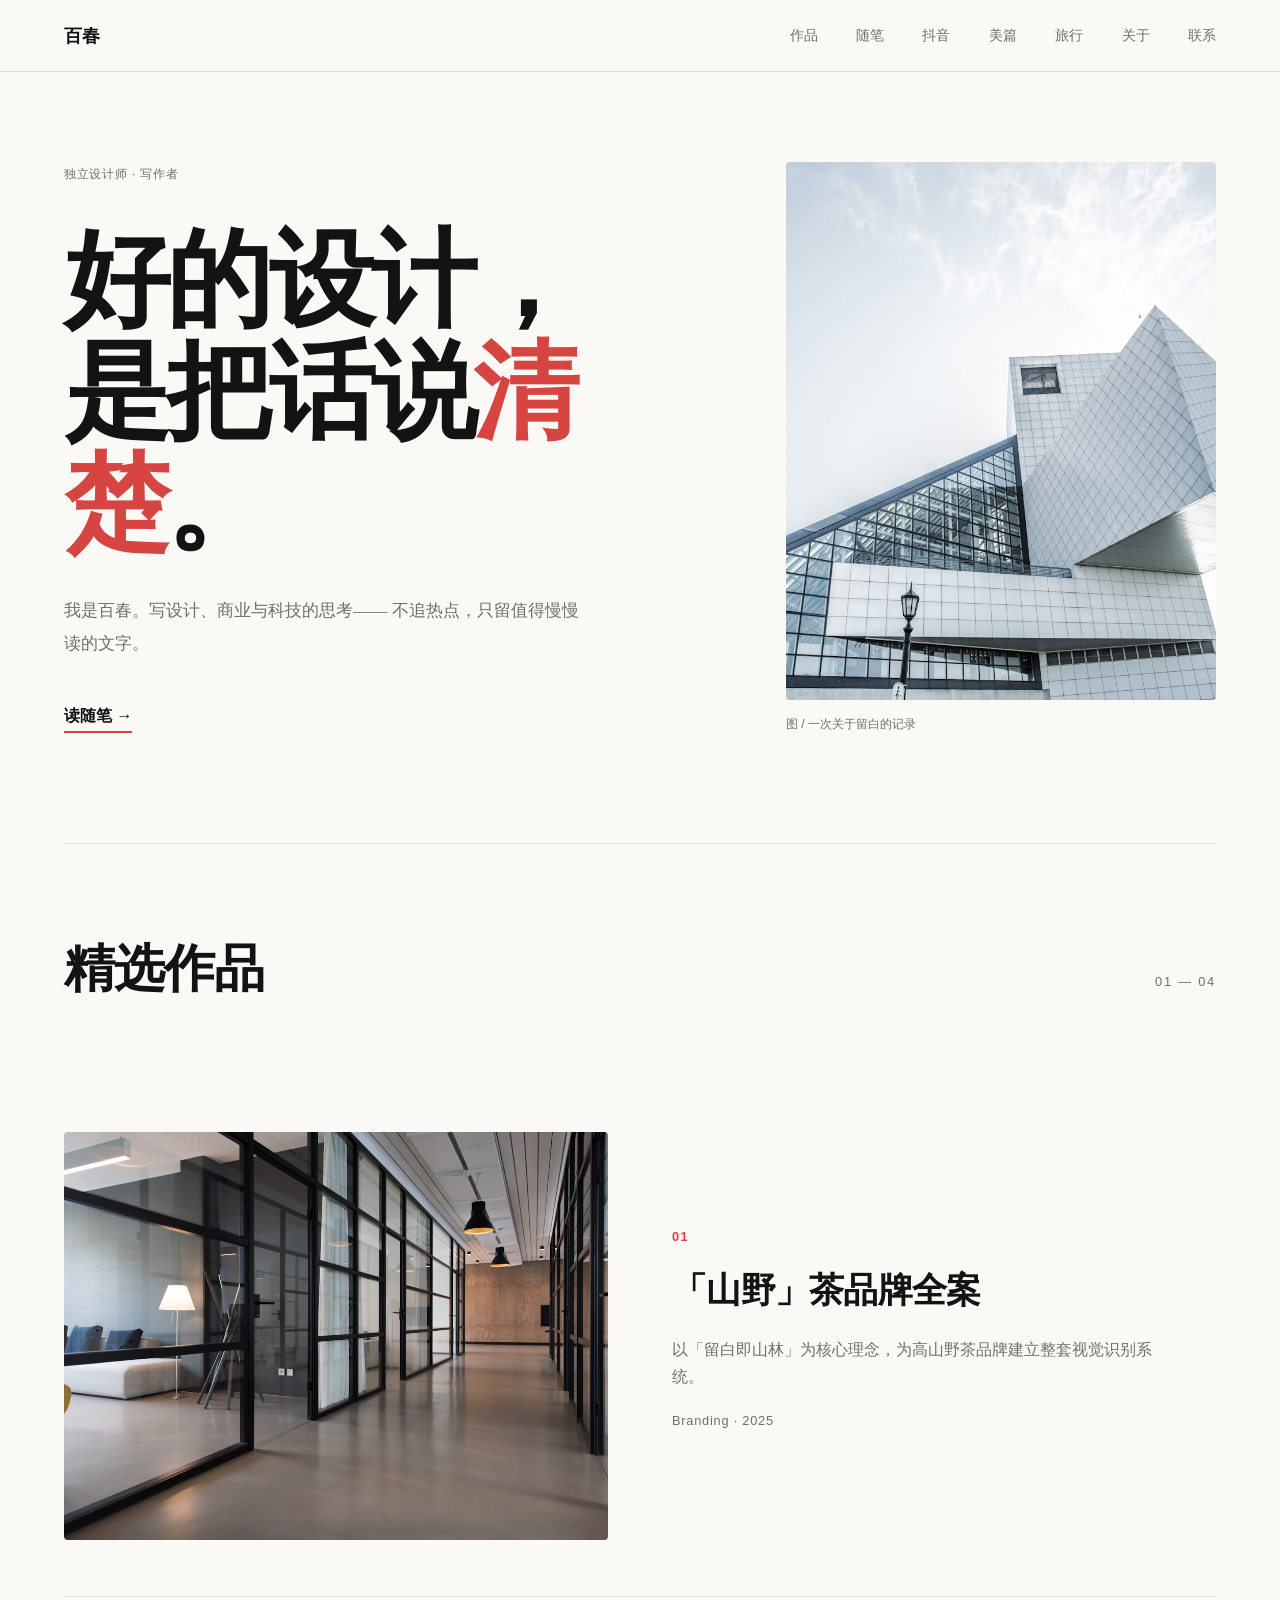
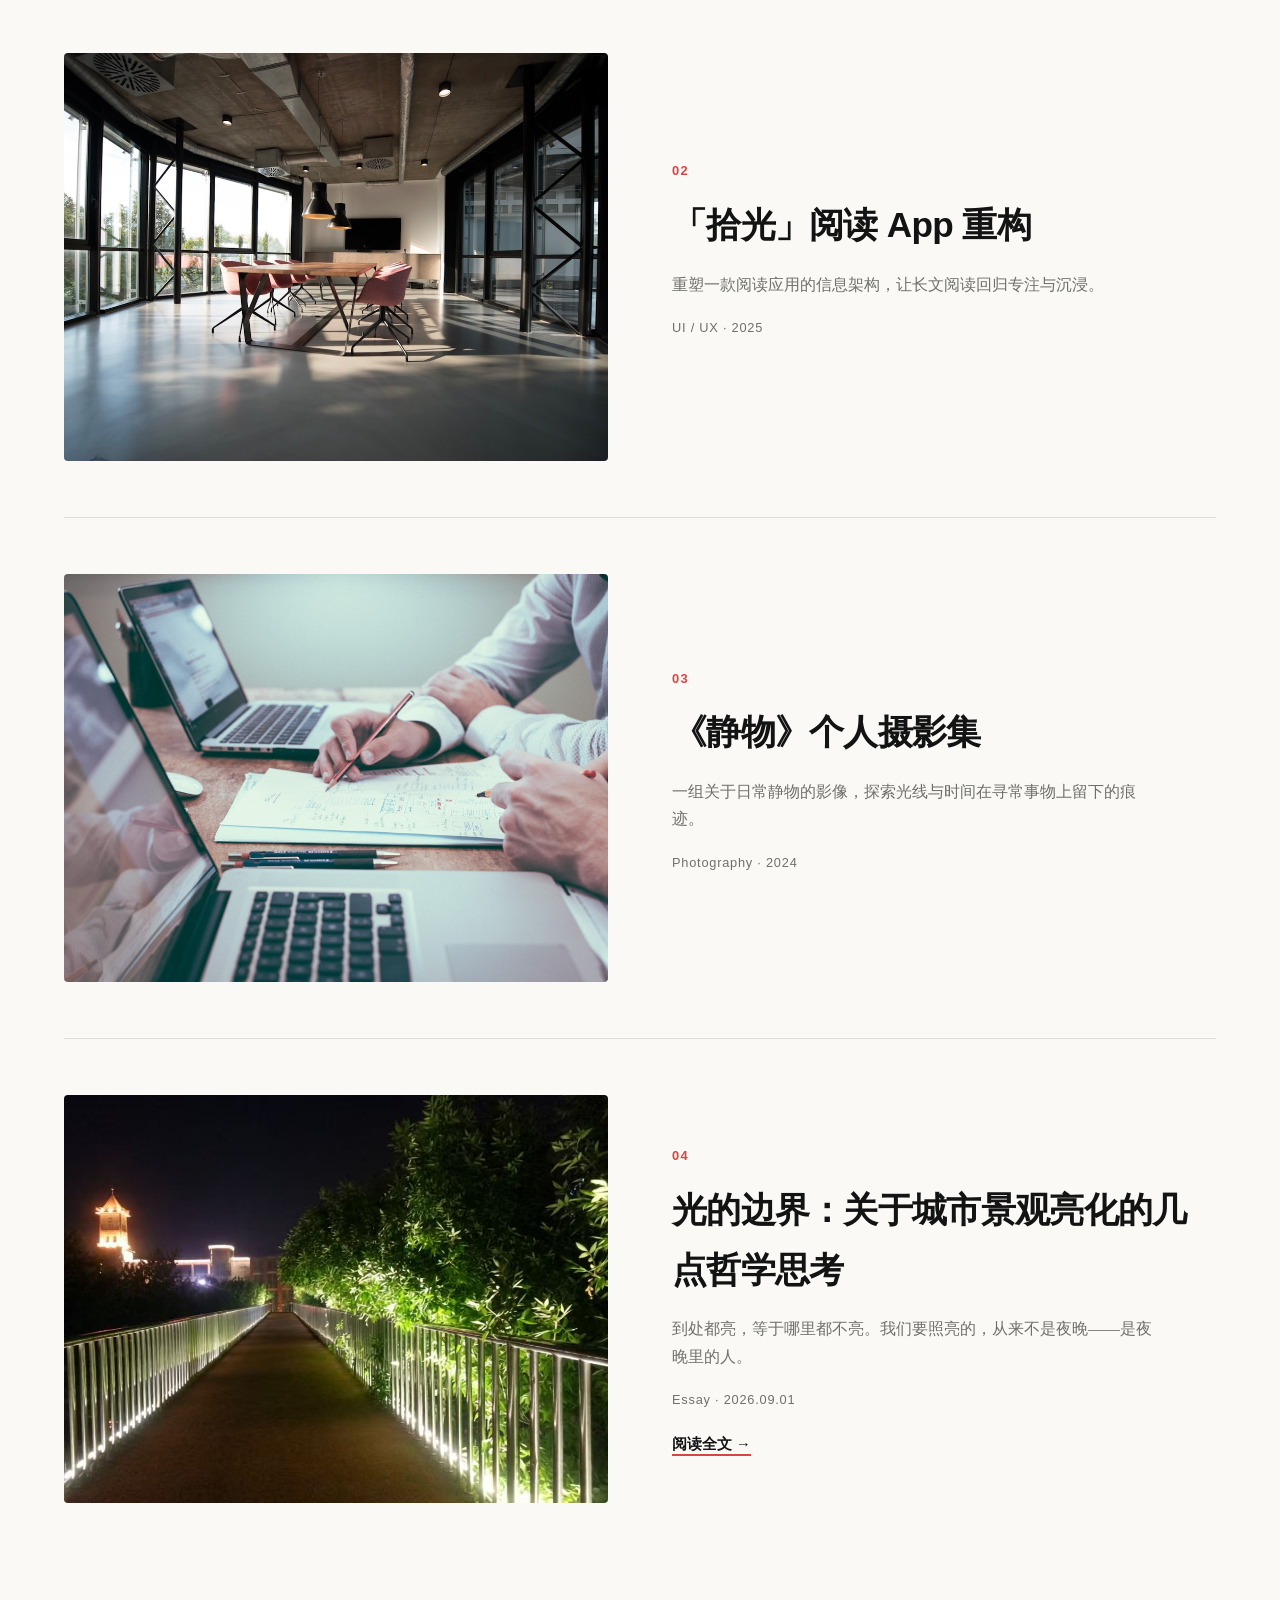
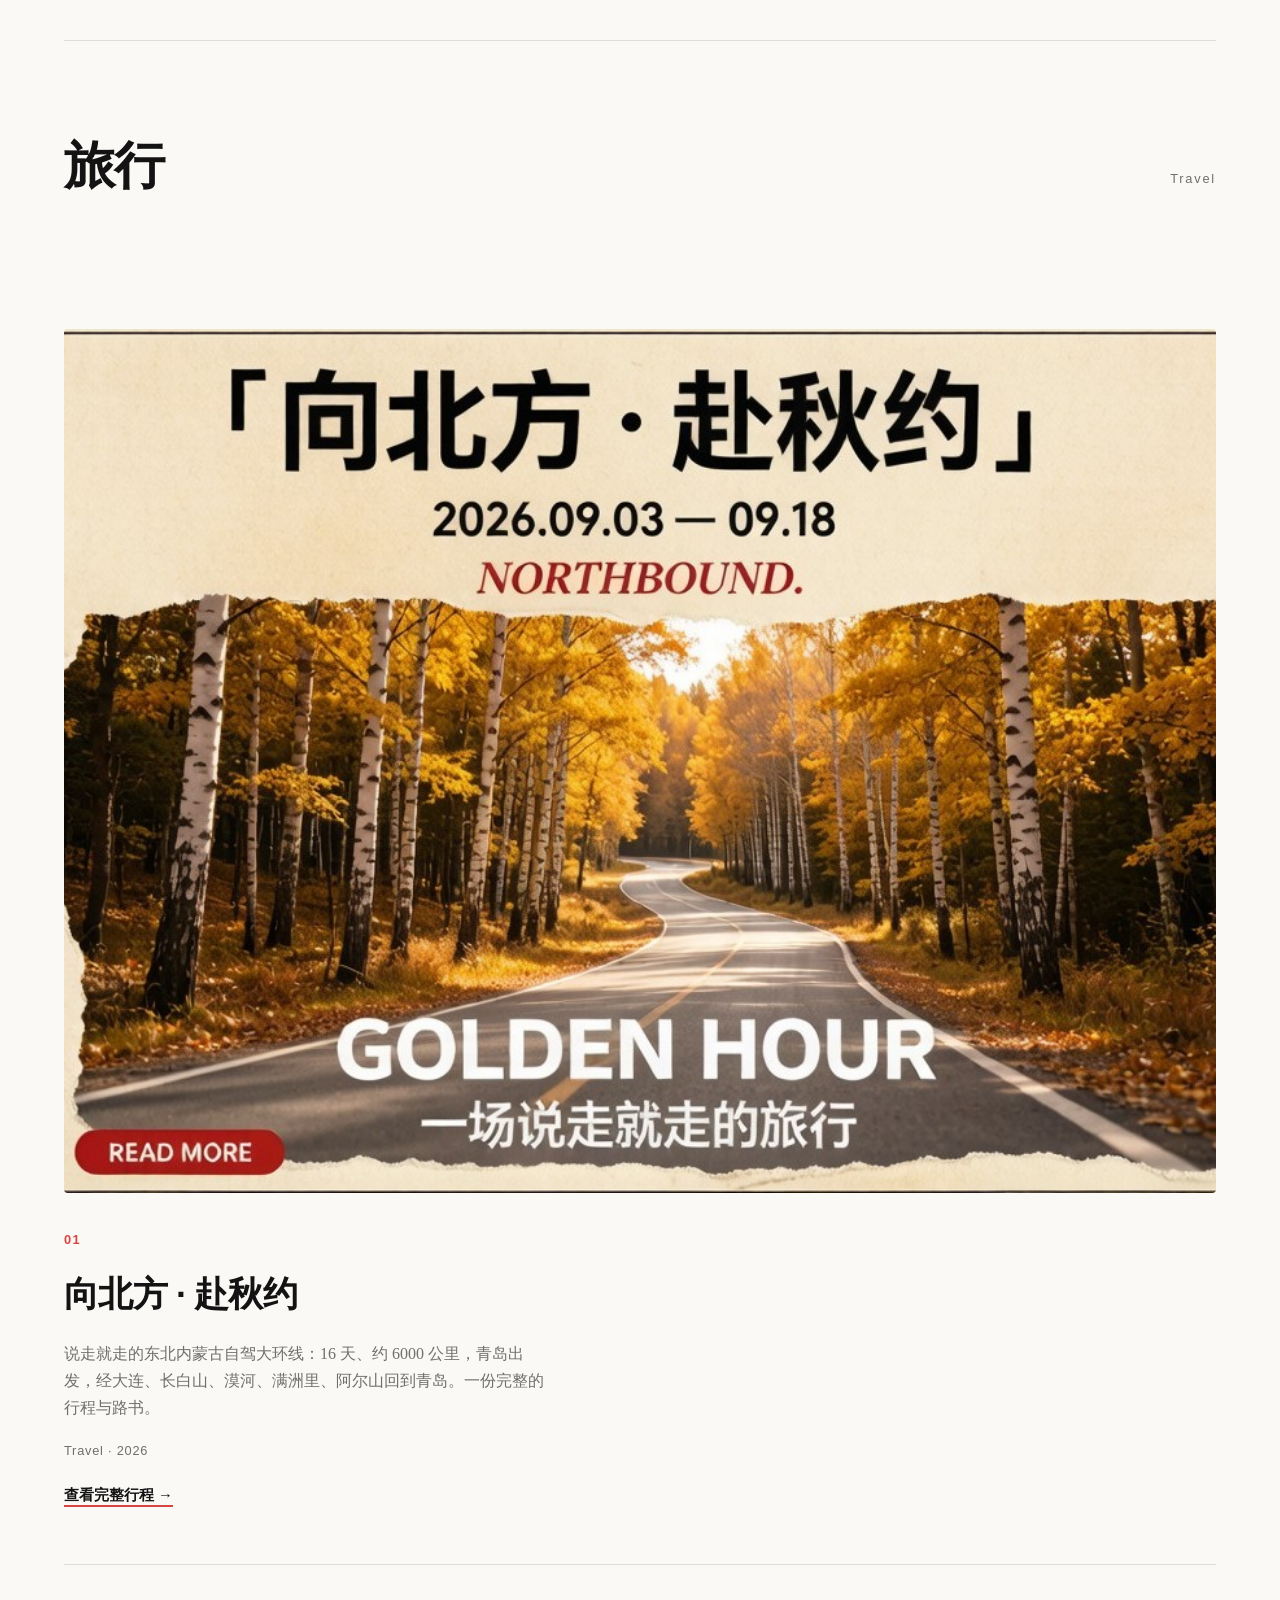
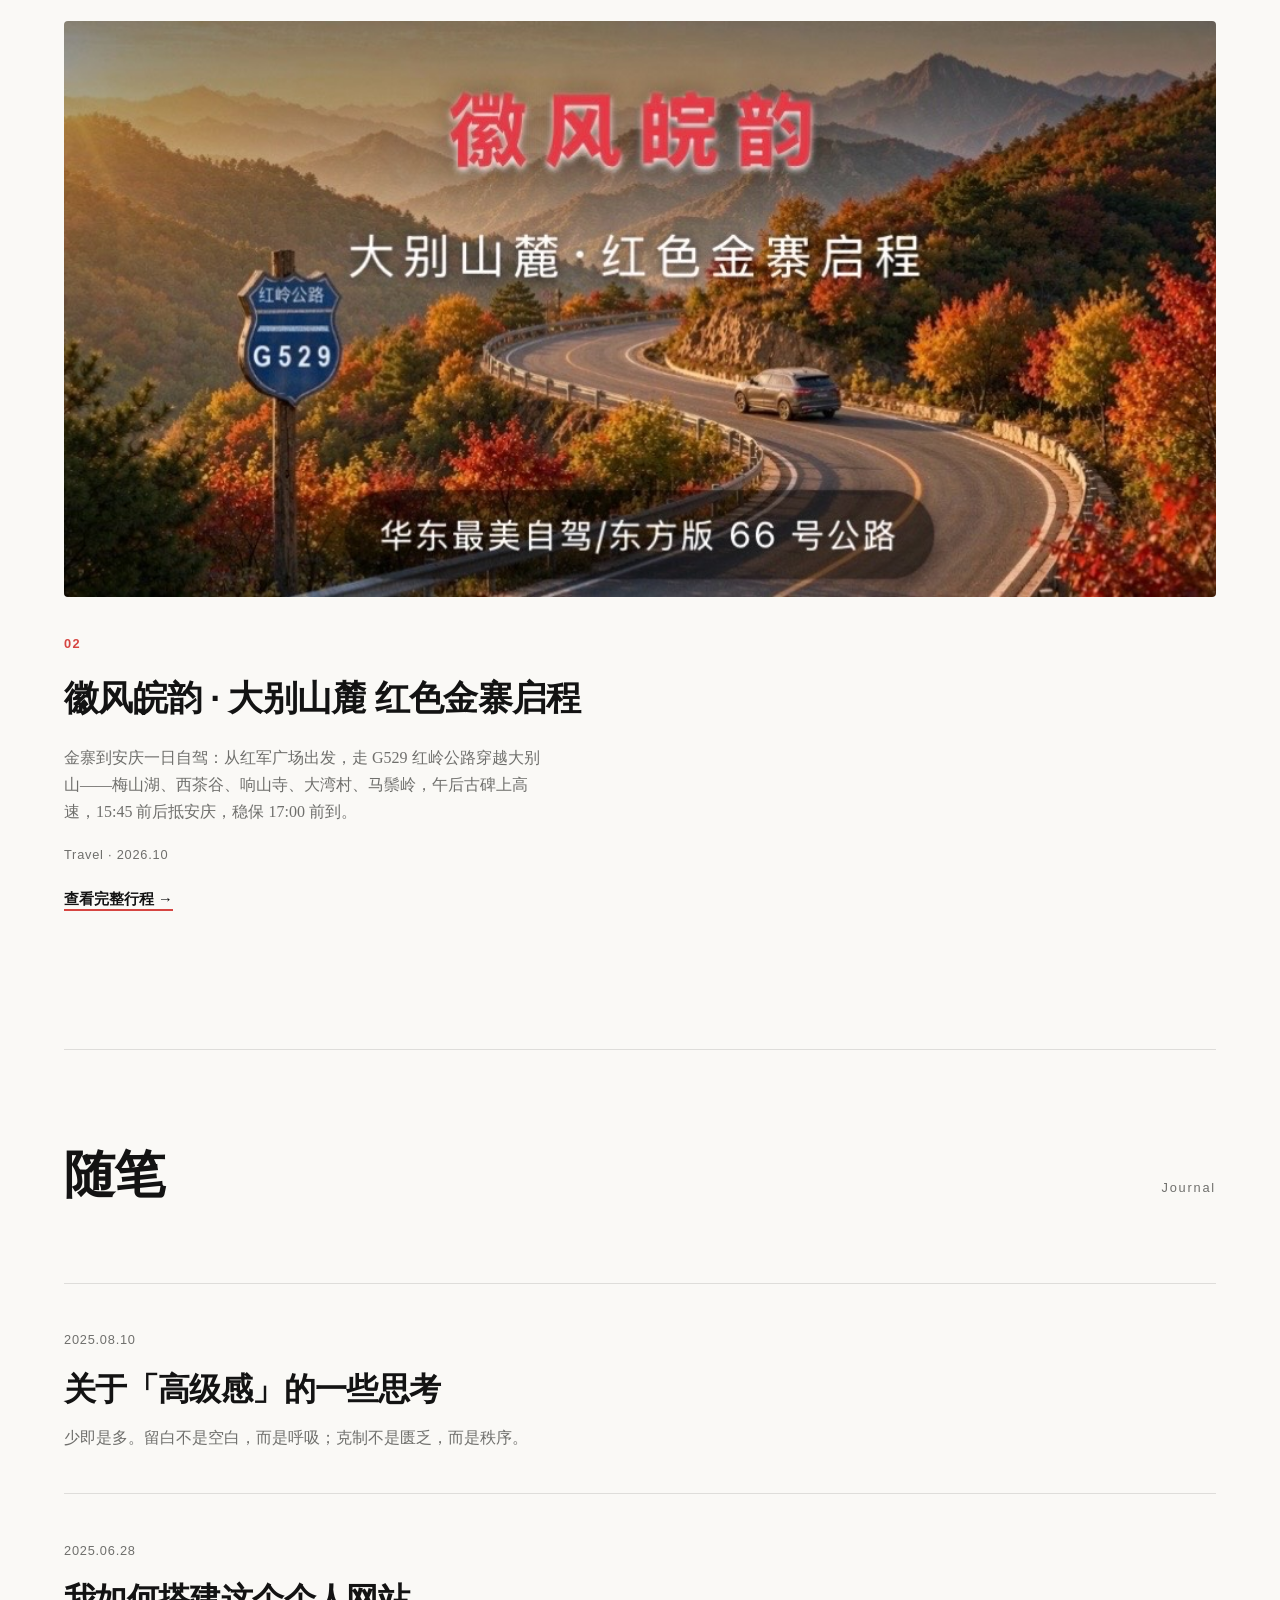
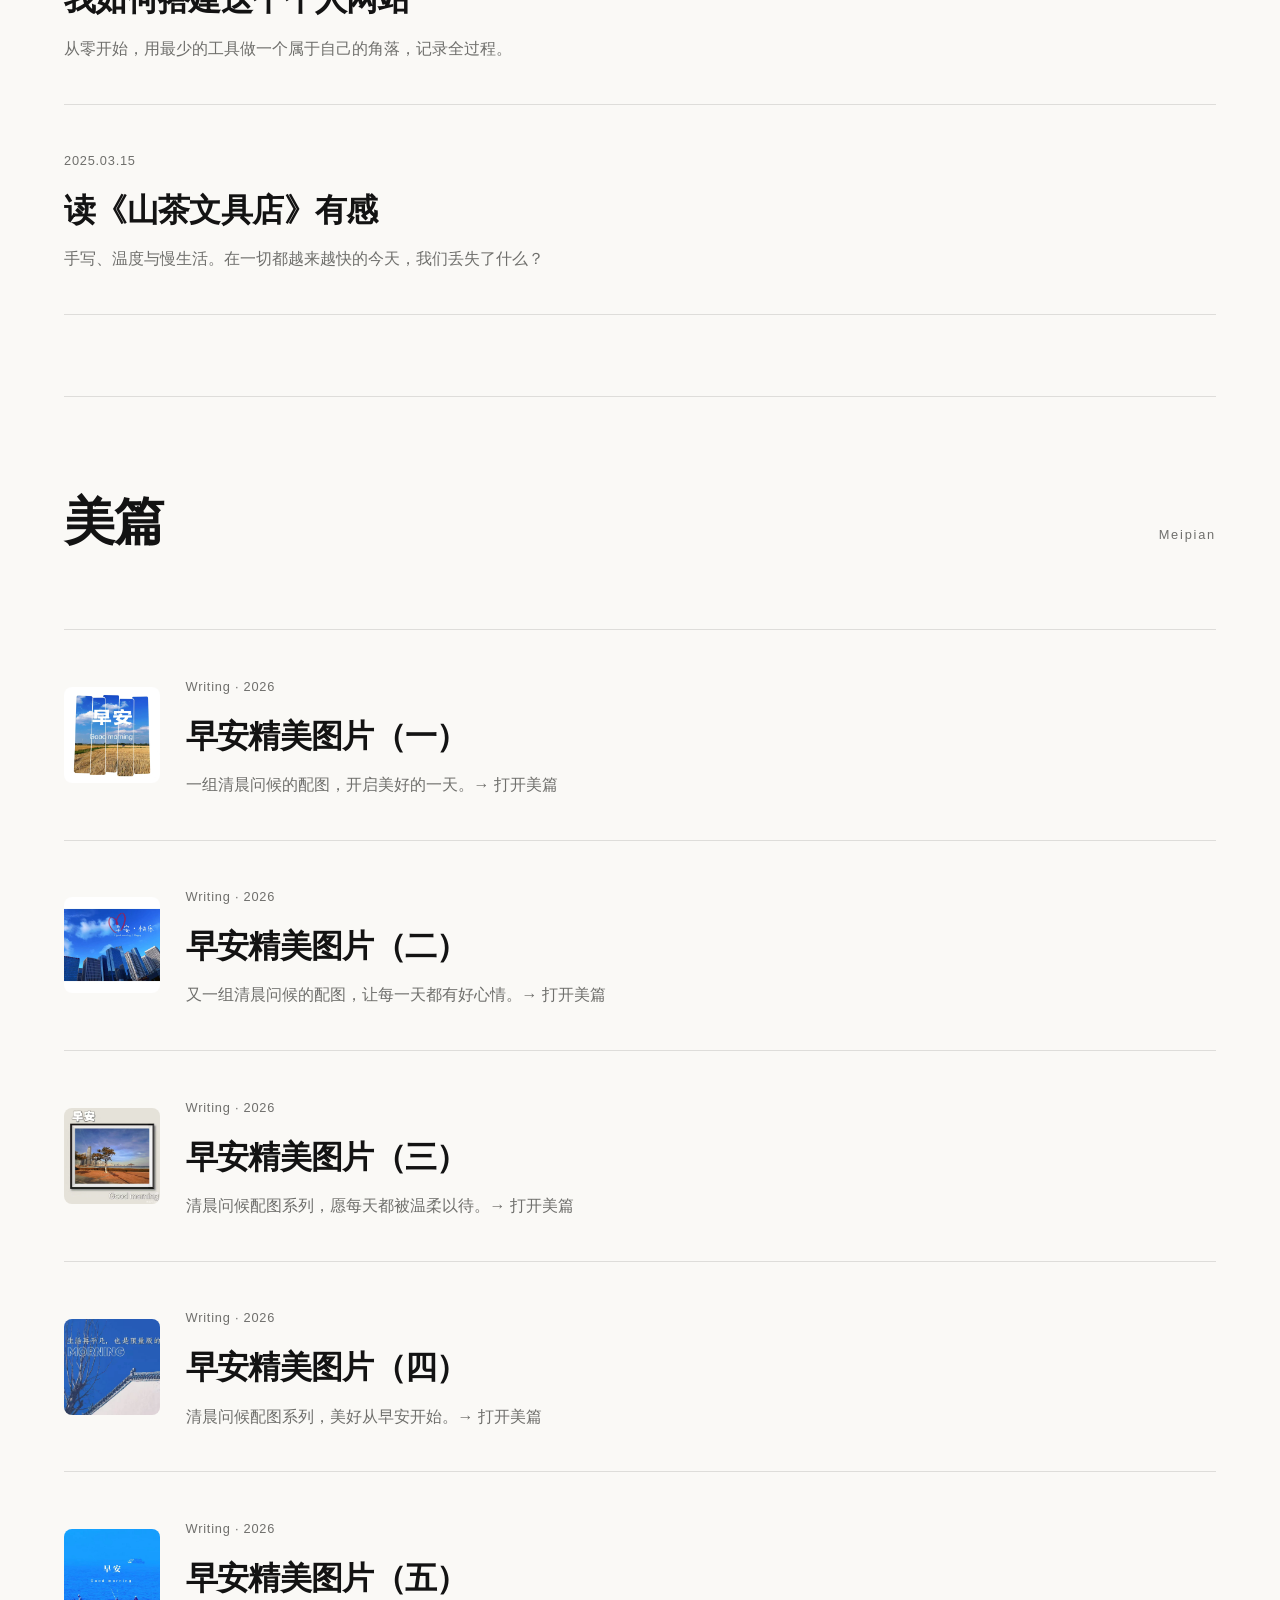
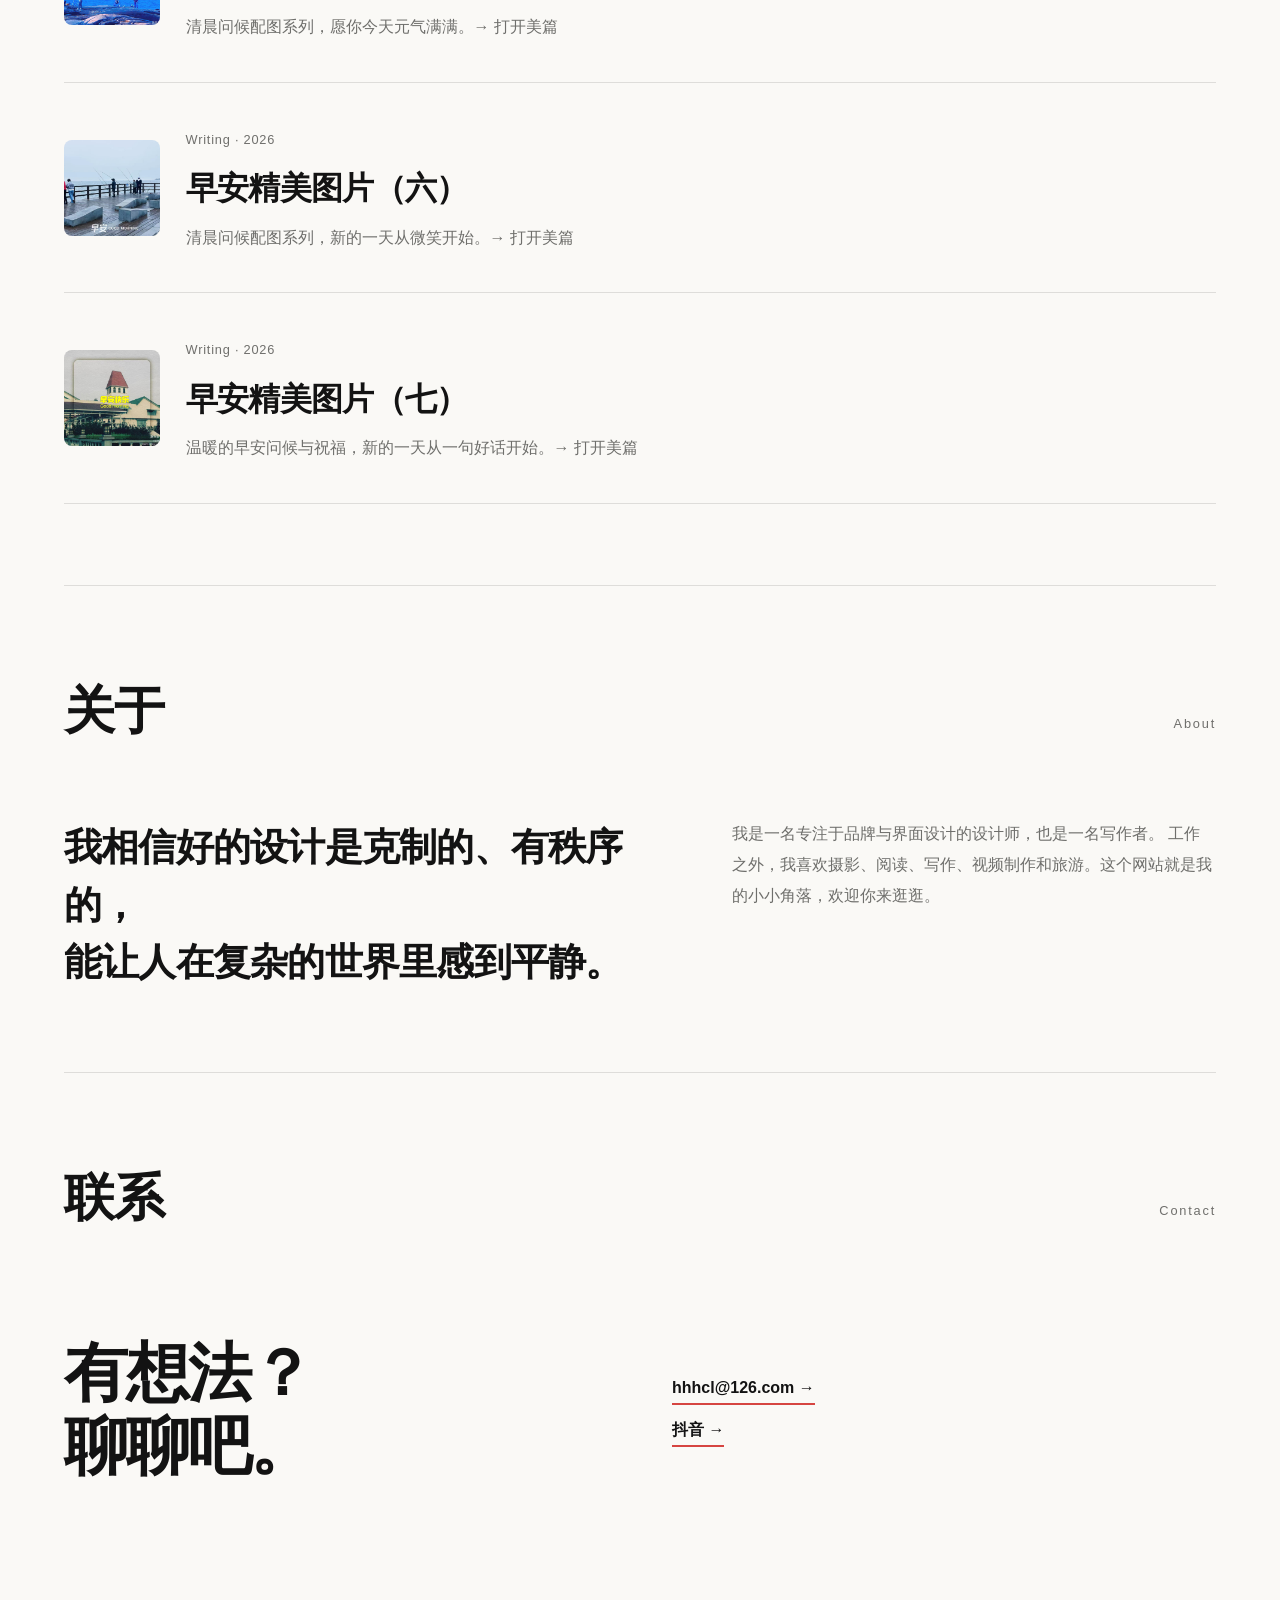
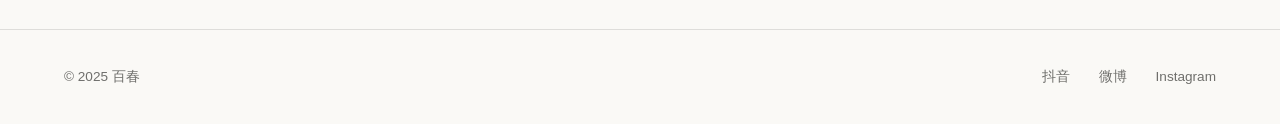
<file: index.html>
<!DOCTYPE html>
<html lang="zh-CN" data-theme="light">
<head>
  <meta charset="UTF-8" />
  <meta name="viewport" content="width=device-width, initial-scale=1.0" />
  <meta http-equiv="Cache-Control" content="no-cache, no-store, must-revalidate" />
  <meta http-equiv="Pragma" content="no-cache" />
  <meta http-equiv="Expires" content="0" />
  <title>百春 · 随笔与作品</title>
  <meta name="description" content="百春 —— 关于设计、商业与科技的个人随笔与作品。" />
  <link rel="stylesheet" href="style.css?v=4" />
</head>
<body>

  <!-- 顶部导航：极简 -->
  <header class="site-header">
    <a class="brand" href="#top">百春</a>
    <nav class="site-nav" aria-label="主导航">
      <a href="#works">作品</a>
      <a href="#writing">随笔</a>
      <a href="https://v.douyin.com/FkoAkKcmvAw/" target="_blank" rel="noopener">抖音</a>
      <a href="#meipian">美篇</a>
      <a href="#travel">旅行</a>
      <a href="#about">关于</a>
      <a href="#contact">联系</a>
    </nav>
  </header>

  <main id="top">

    <!-- ============ Hero：不对称分栏，超大标题 ============ -->
    <section class="hero">
      <div class="hero-left reveal">
        <p class="hero-eyebrow">独立设计师 · 写作者</p>
        <h1 class="hero-title">
          好的设计，<br />
          是把话说<span class="accent">清楚</span>。
        </h1>
        <p class="hero-desc">
          我是百春。写设计、商业与科技的思考——
          不追热点，只留值得慢慢读的文字。
        </p>
        <div class="hero-actions">
          <a class="link-accent" href="#writing">读随笔 →</a>
        </div>
      </div>

      <div class="hero-right reveal">
        <figure class="hero-figure">
          <img class="hero-img" src="images/hero.jpg" alt="留白与建筑" />
          <figcaption class="hero-figcap">图 / 一次关于留白的记录</figcaption>
        </figure>
      </div>
    </section>

    <!-- ============ 精选作品 ============ -->
    <section id="works" class="section">
      <div class="section-head reveal">
        <h2 class="section-title">精选作品</h2>
        <span class="section-count">01 — 04</span>
      </div>

      <!-- 作品 1：左文右图 -->
      <article class="project reveal">
        <div class="project-info">
          <span class="project-no">01</span>
          <h3 class="project-title">「山野」茶品牌全案</h3>
          <p class="project-desc">以「留白即山林」为核心理念，为高山野茶品牌建立整套视觉识别系统。</p>
          <p class="project-meta">Branding · 2025</p>
        </div>
        <div class="project-media"><img src="images/w1.jpg" alt="「山野」茶品牌全案" /></div>
      </article>

      <!-- 作品 2：左图右文 -->
      <article class="project reveal">
        <div class="project-media"><img src="images/w2.jpg" alt="「拾光」阅读 App 重构" /></div>
        <div class="project-info">
          <span class="project-no">02</span>
          <h3 class="project-title">「拾光」阅读 App 重构</h3>
          <p class="project-desc">重塑一款阅读应用的信息架构，让长文阅读回归专注与沉浸。</p>
          <p class="project-meta">UI / UX · 2025</p>
        </div>
      </article>

      <!-- 作品 3：左文右图 -->
      <article class="project reveal">
        <div class="project-info">
          <span class="project-no">03</span>
          <h3 class="project-title">《静物》个人摄影集</h3>
          <p class="project-desc">一组关于日常静物的影像，探索光线与时间在寻常事物上留下的痕迹。</p>
          <p class="project-meta">Photography · 2024</p>
        </div>
        <div class="project-media"><img src="images/w3.jpg" alt="《静物》个人摄影集" /></div>
      </article>

      <!-- 作品 4：左图右文 -->
      <article class="project reveal">
        <div class="project-media"><img src="images/light-cover.jpg" alt="光的边界：城市景观亮化" /></div>
        <div class="project-info">
          <span class="project-no">04</span>
          <h3 class="project-title">光的边界：关于城市景观亮化的几点哲学思考</h3>
          <p class="project-desc">到处都亮，等于哪里都不亮。我们要照亮的，从来不是夜晚——是夜晚里的人。</p>
          <p class="project-meta">Essay · 2026.09.01</p>
          <a class="project-link" href="light.html">阅读全文 →</a>
        </div>
      </article>
    </section>

    <!-- ============ 旅行 ============ -->
    <section id="travel" class="section">
      <div class="section-head reveal">
        <h2 class="section-title">旅行</h2>
        <span class="section-count">Travel</span>
      </div>

      <!-- 旅行作品 1：东北自驾大环线（文上图下） -->
      <article class="project project--stack reveal">
        <div class="project-info">
          <span class="project-no">01</span>
          <h3 class="project-title">向北方 · 赴秋约</h3>
          <p class="project-desc">说走就走的东北内蒙古自驾大环线：16 天、约 6000 公里，青岛出发，经大连、长白山、漠河、满洲里、阿尔山回到青岛。一份完整的行程与路书。</p>
          <p class="project-meta">Travel · 2026</p>
          <a class="project-link" href="trip.html" target="_blank">查看完整行程 →</a>
        </div>
        <div class="project-media" style="aspect-ratio:4/3"><img src="images/poster.jpg" alt="向北方 · 赴秋约 旅行海报" /></div>
      </article>

      <!-- 旅行作品 2：徽风皖韵 · 金寨到安庆（题图在标题上方） -->
      <article class="project project--stack reveal">
        <div class="project-media project-media--poster"><img src="images/anqing-cover.jpg" alt="徽风皖韵 · G529 红岭公路 示意" /></div>
        <div class="project-info">
          <span class="project-no">02</span>
          <h3 class="project-title">徽风皖韵 · 大别山麓 红色金寨启程</h3>
          <p class="project-desc">金寨到安庆一日自驾：从红军广场出发，走 G529 红岭公路穿越大别山——梅山湖、西茶谷、响山寺、大湾村、马鬃岭，午后古碑上高速，15:45 前后抵安庆，稳保 17:00 前到。</p>
          <p class="project-meta">Travel · 2026.10</p>
          <a class="project-link" href="anqing.html" target="_blank">查看完整行程 →</a>
        </div>
      </article>
    </section>

    <!-- ============ 随笔 / 文章 ============ -->
    <section id="writing" class="section">
      <div class="section-head reveal">
        <h2 class="section-title">随笔</h2>
        <span class="section-count">Journal</span>
      </div>

      <div class="writing-list">
        <a class="writing reveal" href="#">
          <span class="writing-date">2025.08.10</span>
          <h3 class="writing-title">关于「高级感」的一些思考</h3>
          <p class="writing-excerpt">少即是多。留白不是空白，而是呼吸；克制不是匮乏，而是秩序。</p>
        </a>
        <a class="writing reveal" href="#">
          <span class="writing-date">2025.06.28</span>
          <h3 class="writing-title">我如何搭建这个个人网站</h3>
          <p class="writing-excerpt">从零开始，用最少的工具做一个属于自己的角落，记录全过程。</p>
        </a>
        <a class="writing reveal" href="#">
          <span class="writing-date">2025.03.15</span>
          <h3 class="writing-title">读《山茶文具店》有感</h3>
          <p class="writing-excerpt">手写、温度与慢生活。在一切都越来越快的今天，我们丢失了什么？</p>
        </a>
      </div>
    </section>

    <!-- ============ 美篇 ============ -->
    <section id="meipian" class="section">
      <div class="section-head reveal">
        <h2 class="section-title">美篇</h2>
        <span class="section-count">Meipian</span>
      </div>

      <div class="writing-list">
        <a class="writing reveal writing--cover" href="https://www.meipian.cn/5ik4in56?first_share_uid=506182345&first_share_to=copy_link&share_depth=1" target="_blank" rel="noopener">
          <img class="writing-cover-img" src="images/meipian1.jpg" alt="早安精美图片（一）封面" />
          <div class="writing-cover-body">
            <span class="writing-date">Writing · 2026</span>
            <h3 class="writing-title">早安精美图片（一）</h3>
            <p class="writing-excerpt">一组清晨问候的配图，开启美好的一天。→ 打开美篇</p>
          </div>
        </a>
        <a class="writing reveal writing--cover" href="https://www.meipian.cn/5jet3esu?first_share_to=copy_link&share_depth=1&first_share_uid=506182345" target="_blank" rel="noopener">
          <img class="writing-cover-img" src="images/meipian2.jpg" alt="早安精美图片（二）封面" />
          <div class="writing-cover-body">
            <span class="writing-date">Writing · 2026</span>
            <h3 class="writing-title">早安精美图片（二）</h3>
            <p class="writing-excerpt">又一组清晨问候的配图，让每一天都有好心情。→ 打开美篇</p>
          </div>
        </a>
        <a class="writing reveal writing--cover" href="https://www.meipian.cn/5k5l2450?share_depth=1&first_share_to=copy_link&first_share_uid=506182345" target="_blank" rel="noopener">
          <img class="writing-cover-img" src="images/meipian3.jpg" alt="早安精美图片（三）封面" />
          <div class="writing-cover-body">
            <span class="writing-date">Writing · 2026</span>
            <h3 class="writing-title">早安精美图片（三）</h3>
            <p class="writing-excerpt">清晨问候配图系列，愿每天都被温柔以待。→ 打开美篇</p>
          </div>
        </a>
        <a class="writing reveal writing--cover" href="https://www.meipian.cn/5l44gyyy?first_share_to=copy_link&share_depth=1&first_share_uid=506182345" target="_blank" rel="noopener">
          <img class="writing-cover-img" src="images/meipian4.jpg" alt="早安精美图片（四）封面" />
          <div class="writing-cover-body">
            <span class="writing-date">Writing · 2026</span>
            <h3 class="writing-title">早安精美图片（四）</h3>
            <p class="writing-excerpt">清晨问候配图系列，美好从早安开始。→ 打开美篇</p>
          </div>
        </a>
        <a class="writing reveal writing--cover" href="https://www.meipian.cn/5mquh0u4?first_share_to=copy_link&share_depth=1&first_share_uid=506182345" target="_blank" rel="noopener">
          <img class="writing-cover-img" src="images/meipian5.jpg" alt="早安精美图片（五）封面" />
          <div class="writing-cover-body">
            <span class="writing-date">Writing · 2026</span>
            <h3 class="writing-title">早安精美图片（五）</h3>
            <p class="writing-excerpt">清晨问候配图系列，愿你今天元气满满。→ 打开美篇</p>
          </div>
        </a>
        <a class="writing reveal writing--cover" href="https://www.meipian.cn/5o0g62fb?first_share_to=copy_link&first_share_uid=506182345&share_depth=1" target="_blank" rel="noopener">
          <img class="writing-cover-img" src="images/meipian6.jpg" alt="早安精美图片（六）封面" />
          <div class="writing-cover-body">
            <span class="writing-date">Writing · 2026</span>
            <h3 class="writing-title">早安精美图片（六）</h3>
            <p class="writing-excerpt">清晨问候配图系列，新的一天从微笑开始。→ 打开美篇</p>
          </div>
        </a>
        <a class="writing reveal writing--cover" href="https://www.meipian.cn/5p0dmoqp?share_depth=1&first_share_uid=506182345&first_share_to=copy_link" target="_blank" rel="noopener">
          <img class="writing-cover-img" src="images/meipian7.jpg" alt="早安精美图片（七）封面" />
          <div class="writing-cover-body">
            <span class="writing-date">Writing · 2026</span>
            <h3 class="writing-title">早安精美图片（七）</h3>
            <p class="writing-excerpt">温暖的早安问候与祝福，新的一天从一句好话开始。→ 打开美篇</p>
          </div>
        </a>
      </div>
    </section>

    <!-- ============ 关于 ============ -->
    <section id="about" class="section">
      <div class="section-head reveal">
        <h2 class="section-title">关于</h2>
        <span class="section-count">About</span>
      </div>

      <div class="about-row reveal">
        <p class="about-lead">
          我相信好的设计是克制的、有秩序的，<br />
          能让人在复杂的世界里感到平静。
        </p>
        <p class="about-body">
          我是一名专注于品牌与界面设计的设计师，也是一名写作者。
          工作之外，我喜欢摄影、阅读、写作、视频制作和旅游。这个网站就是我的小小角落，欢迎你来逛逛。
        </p>
      </div>
    </section>

    <!-- ============ 联系 ============ -->
    <section id="contact" class="section">
      <div class="section-head reveal">
        <h2 class="section-title">联系</h2>
        <span class="section-count">Contact</span>
      </div>

      <div class="contact-row reveal">
        <h3 class="contact-title">有想法？<br />聊聊吧。</h3>
        <div class="contact-links">
          <a class="link-accent contact-mail" href="mailto:hhhcl@126.com">hhhcl@126.com →</a>
          <a class="link-accent" href="https://v.douyin.com/FkoAkKcmvAw/" target="_blank" rel="noopener">抖音 →</a>
        </div>
      </div>
    </section>

  </main>

  <footer class="site-footer">
    <p>© 2025 百春</p>
    <div class="footer-links">
      <a href="https://v.douyin.com/FkoAkKcmvAw/" target="_blank" rel="noopener">抖音</a>
      <a href="#">微博</a>
      <a href="#">Instagram</a>
    </div>
  </footer>

  <script src="script.js?v=3"></script>
</body>
</html>
</file>
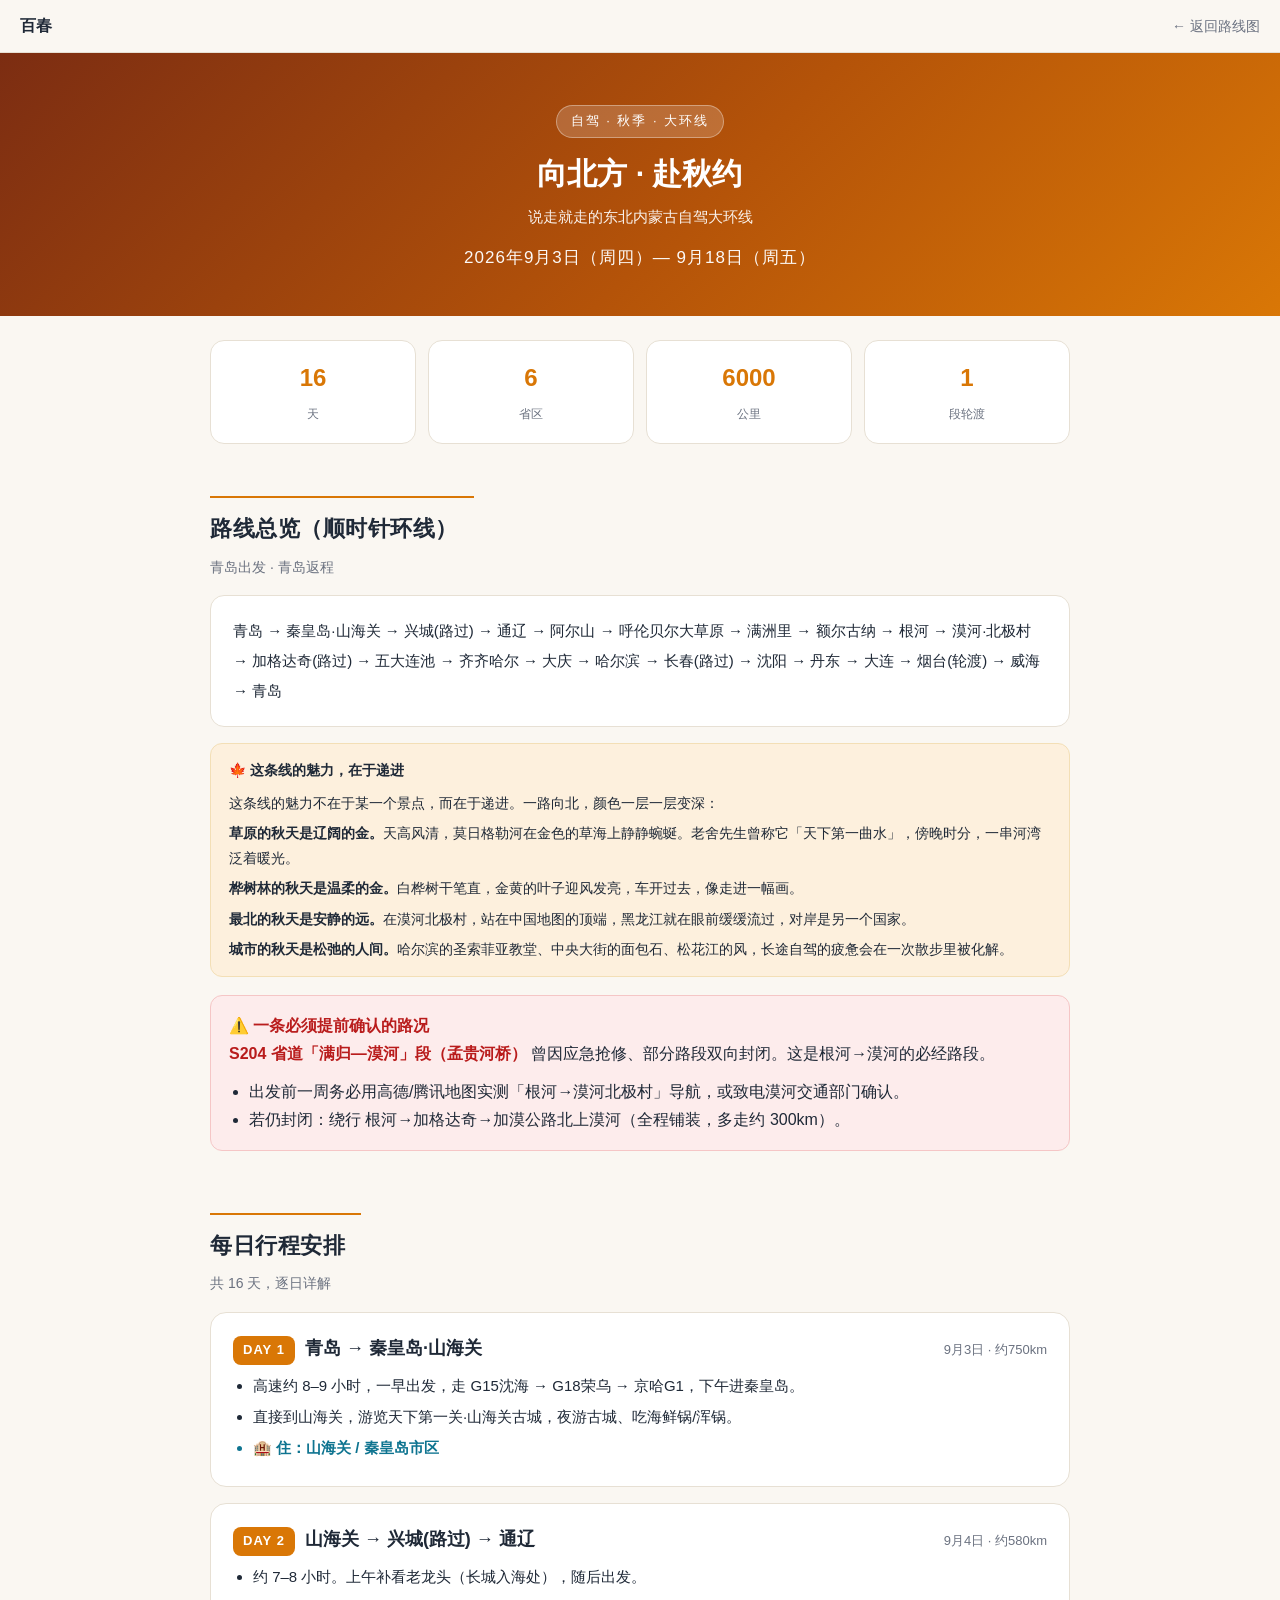
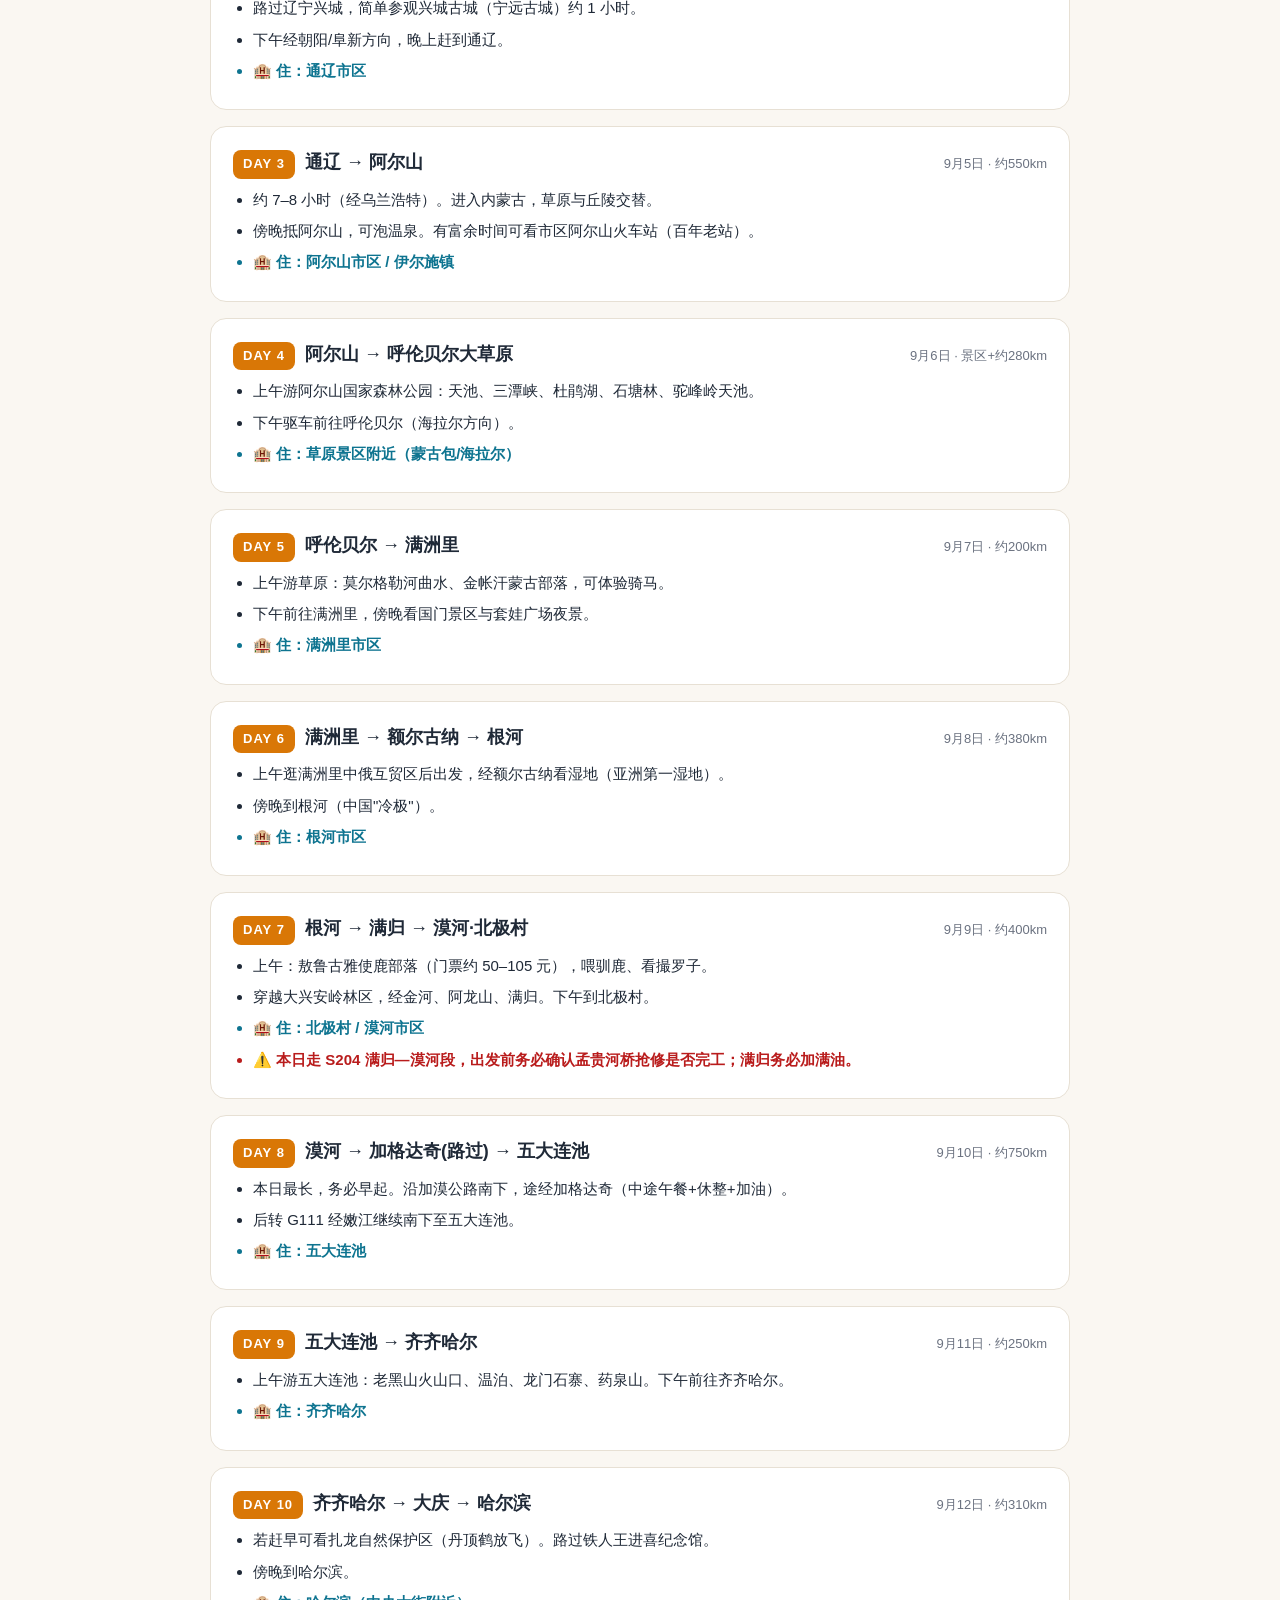
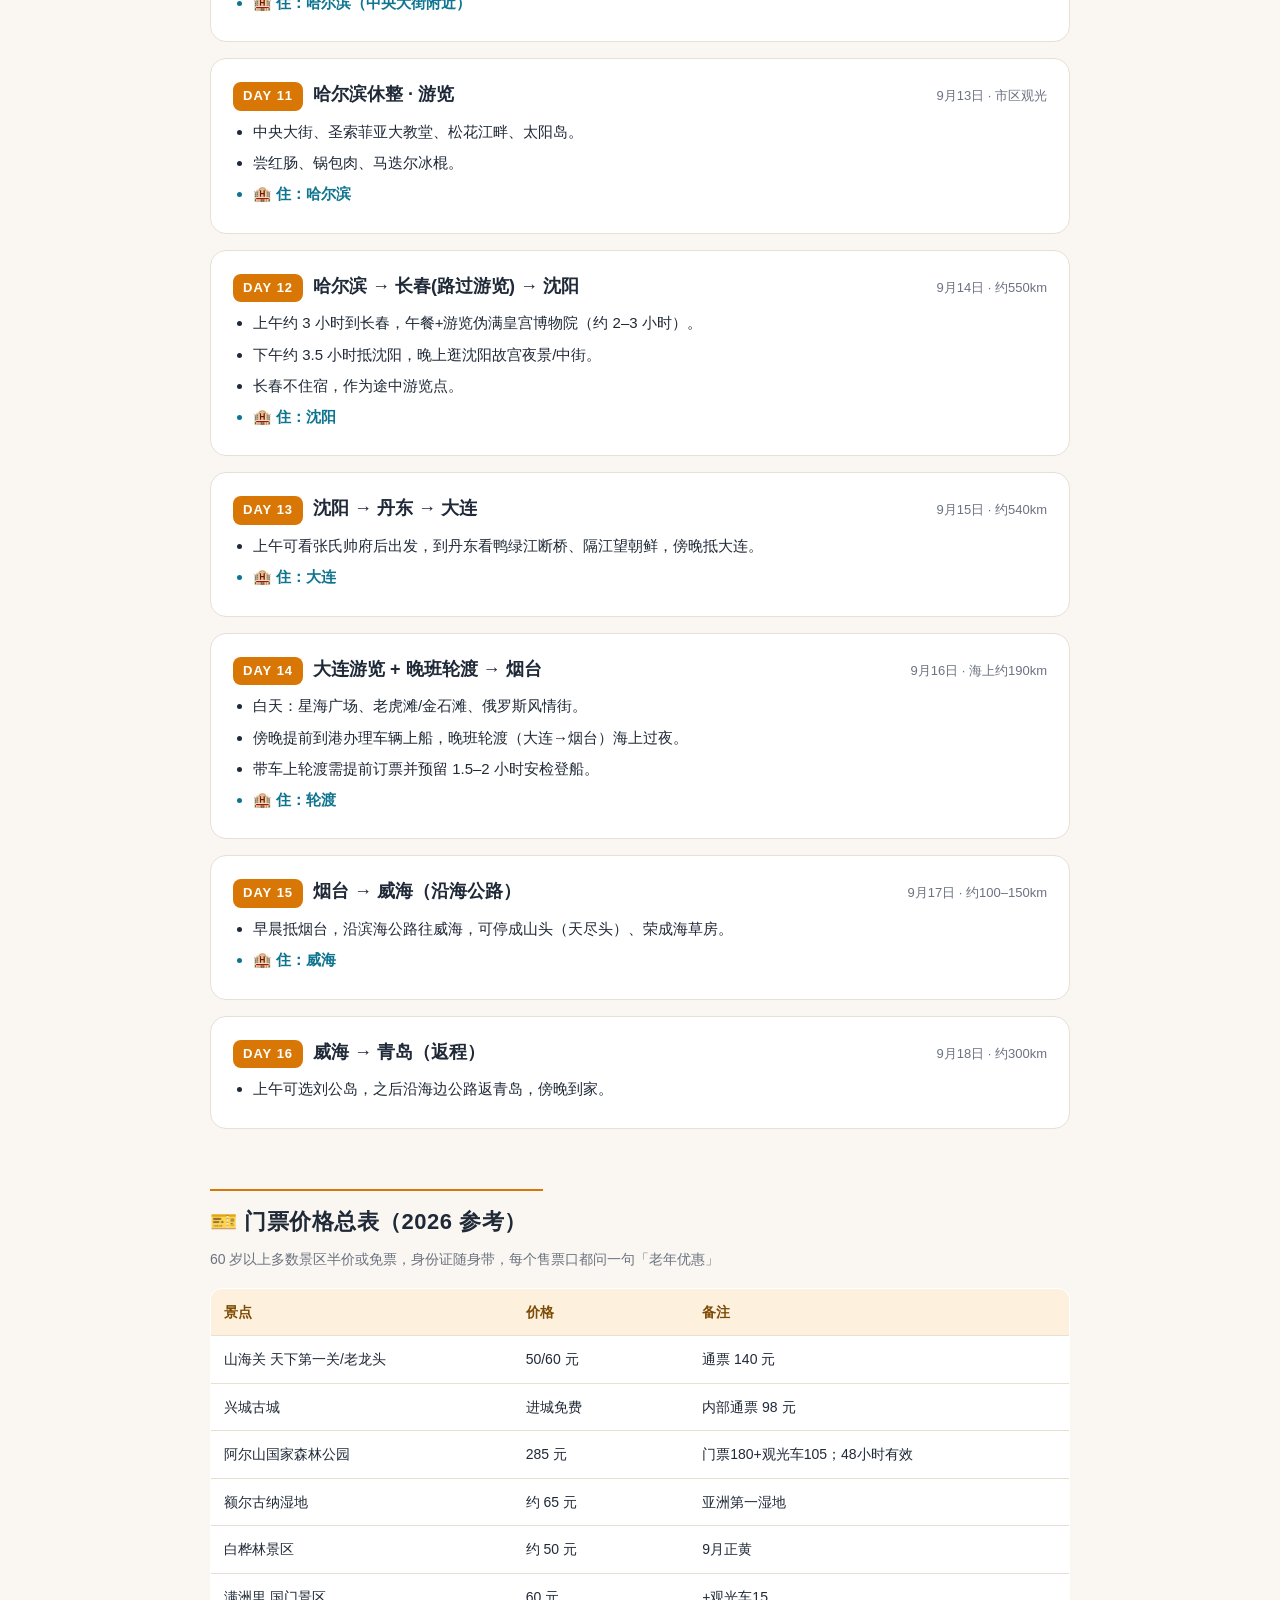
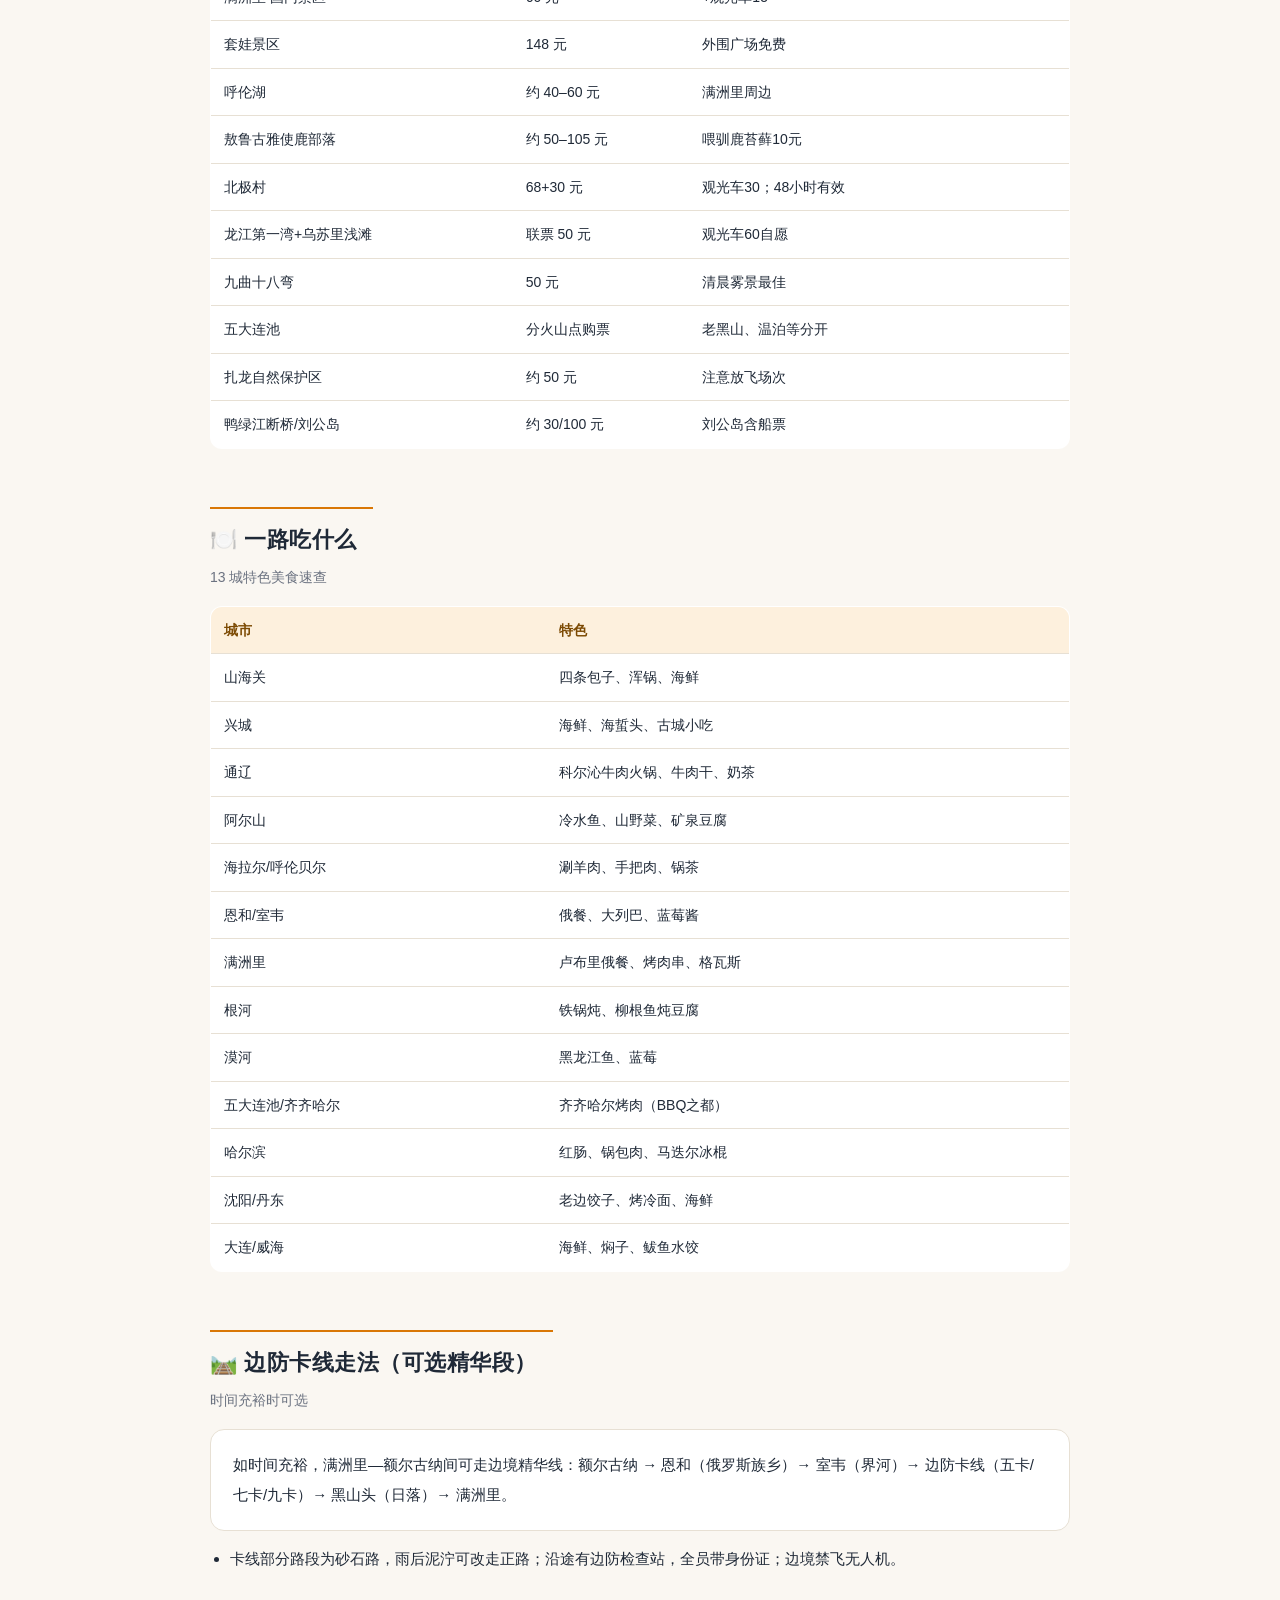
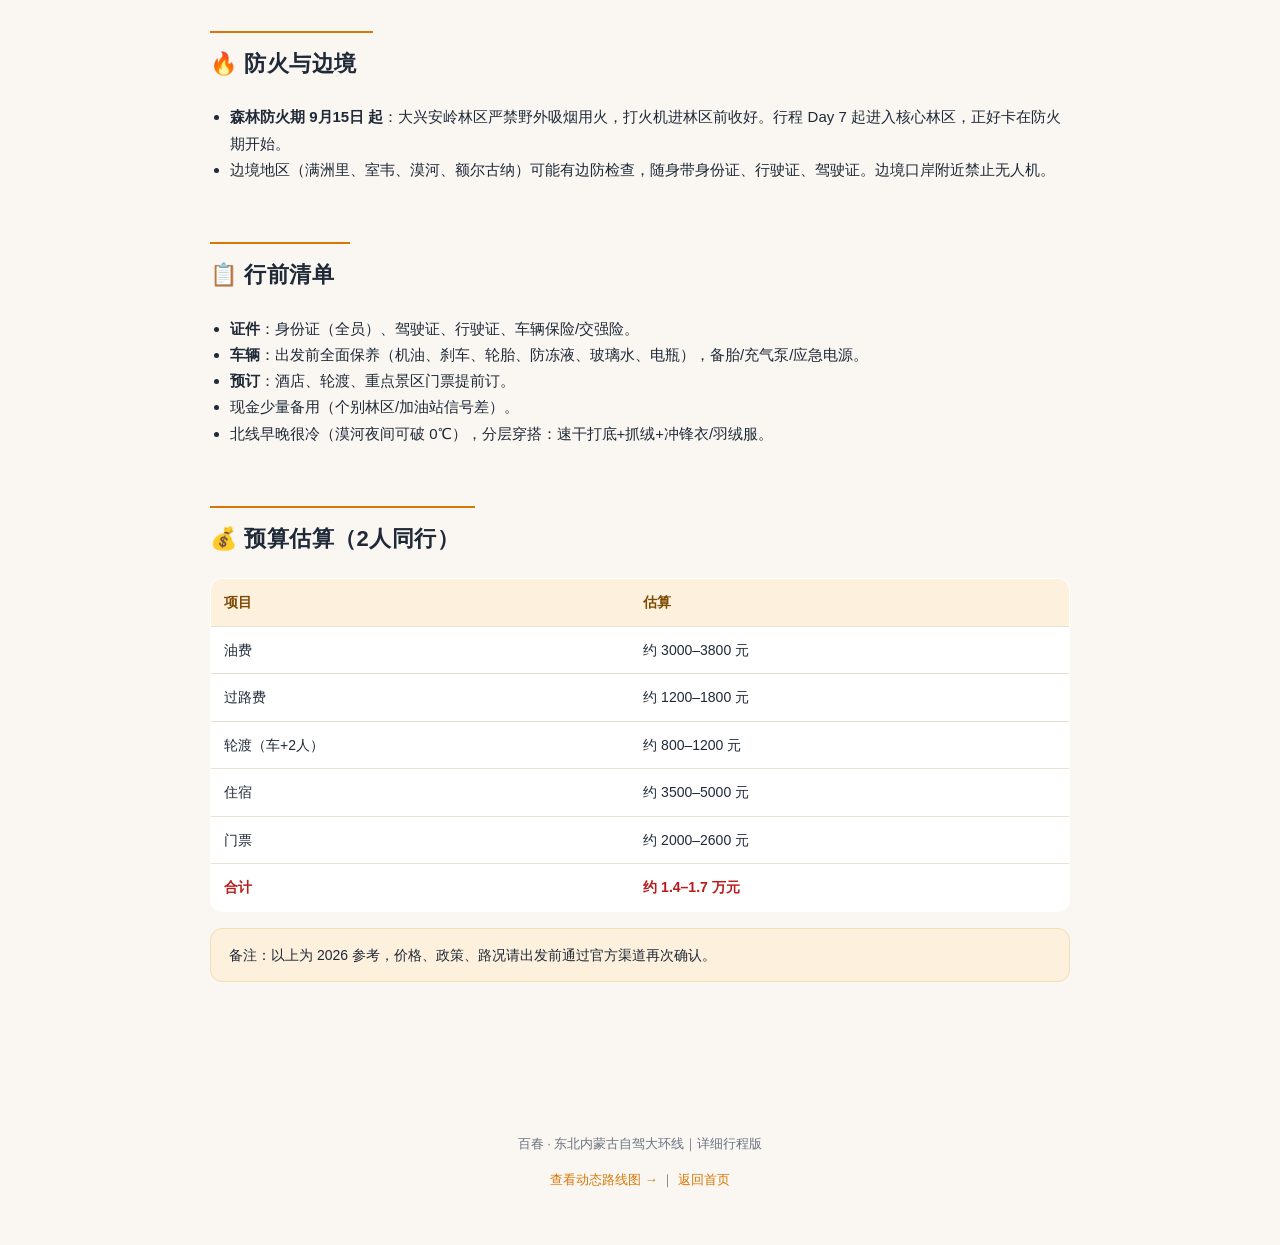
<file: itinerary.html>
<!DOCTYPE html>
<html lang="zh-CN">
<head>
<meta charset="UTF-8">
<meta name="viewport" content="width=device-width, initial-scale=1.0">
<title>向北方 · 赴秋约｜16日自驾环线 详细行程</title>
<meta name="description" content="2026年9月东北内蒙古自驾大环线详细行程：16天、6省区、约6000公里，含每日安排、门票、美食、预算。" />
<style>
  :root{
    --ink:#1f2937; --sub:#6b7280; --line:#e7e0d4;
    --paper:#faf7f2; --card:#ffffff;
    --amber:#d97706; --amber-soft:#fdf0dd;
    --teal:#0e7490; --teal-soft:#e6f4f7;
    --red:#b91c1c; --red-soft:#fdecec;
    --green:#15803d; --green-soft:#e8f5ec;
  }
  *{box-sizing:border-box;}
  body{
    margin:0; background:var(--paper); color:var(--ink);
    font-family:-apple-system,BlinkMacSystemFont,"PingFang SC","Hiragino Sans GB","Microsoft YaHei","Segoe UI",sans-serif;
    line-height:1.75; -webkit-font-smoothing:antialiased;
  }
  a{color:inherit; text-decoration:none;}
  .wrap{max-width:900px; margin:0 auto; padding:0 20px 90px;}

  /* 顶部导航 */
  .topnav{
    position:sticky; top:0; z-index:50;
    display:flex; align-items:center; justify-content:space-between;
    padding:12px 20px; background:rgba(250,247,242,.92); backdrop-filter:blur(8px);
    border-bottom:1px solid var(--line);
  }
  .topnav .brand{font-weight:800; font-size:16px; color:var(--ink);}
  .topnav a.back{font-size:14px; color:var(--sub);}
  .topnav a.back:hover{color:var(--ink);}

  /* Hero */
  header.hero{
    background:linear-gradient(135deg,#7c2d12 0%,#b45309 55%,#d97706 100%);
    color:#fff; padding:52px 24px 44px; text-align:center;
  }
  header.hero .tag{
    display:inline-block; background:rgba(255,255,255,.18); border:1px solid rgba(255,255,255,.35);
    padding:4px 14px; border-radius:999px; font-size:13px; letter-spacing:2px; margin-bottom:16px;
  }
  header.hero h1{font-size:30px; margin:0 0 10px; line-height:1.35; font-weight:700;}
  header.hero p.sub{font-size:15px; margin:0; opacity:.92;}
  header.hero p.subtitle{font-size:17px; margin:12px 0 0; opacity:.97; font-weight:500; letter-spacing:1px;}

  /* 统计卡片 */
  .stats{display:grid; grid-template-columns:repeat(4,1fr); gap:12px; margin:24px 0 8px;}
  .stat{background:var(--card); border:1px solid var(--line); border-radius:14px; padding:16px 12px; text-align:center;}
  .stat b{display:block; font-size:24px; color:var(--amber);}
  .stat span{font-size:12px; color:var(--sub);}

  /* 章节 */
  h2.sec{
    font-size:22px; margin:44px 0 6px; padding-top:12px;
    border-top:2px solid var(--amber); display:inline-block; padding-right:16px; letter-spacing:.5px;
  }
  .sec-sub{color:var(--sub); font-size:14px; margin:0 0 16px;}

  /* 路线总览 */
  .route{background:var(--card); border:1px solid var(--line); border-radius:14px; padding:20px 22px; font-size:15px; line-height:2;}

  /* 提示条 */
  .warn{background:var(--red-soft); border:1px solid #f5c6c6; border-radius:12px; padding:16px 18px; margin:18px 0;}
  .warn b{color:var(--red);}
  .note{background:var(--amber-soft); border:1px solid #f3dfb6; border-radius:12px; padding:14px 18px; margin:16px 0; font-size:14px;}

  /* 每日行程卡片 */
  .day{background:var(--card); border:1px solid var(--line); border-radius:16px; padding:20px 22px; margin:16px 0;}
  .day-head{display:flex; align-items:baseline; gap:10px; flex-wrap:wrap; margin-bottom:8px;}
  .day-no{font-size:13px; font-weight:700; color:#fff; background:var(--amber); border-radius:8px; padding:3px 10px; letter-spacing:1px;}
  .day-title{font-size:18px; font-weight:700;}
  .day-km{font-size:13px; color:var(--sub); margin-left:auto;}
  .day ul{margin:8px 0 0; padding-left:20px;}
  .day li{margin:5px 0; font-size:15px;}
  .day .stay{color:var(--teal); font-weight:600;}

  /* 表格 */
  table{width:100%; border-collapse:collapse; background:var(--card); border:1px solid var(--line); border-radius:12px; overflow:hidden; margin:14px 0; font-size:14px;}
  th,td{padding:11px 13px; text-align:left; border-bottom:1px solid var(--line); vertical-align:top;}
  th{background:var(--amber-soft); font-weight:700; color:#7c4a03; white-space:nowrap;}
  tr:last-child td{border-bottom:none;}
  td.hl{color:var(--red); font-weight:700;}

  /* 页脚 */
  footer{padding:32px 20px 40px; text-align:center; color:var(--sub); font-size:13px;}
  footer a{color:var(--amber);}

  @media(max-width:640px){
    .stats{grid-template-columns:repeat(2,1fr);}
    header.hero h1{font-size:24px;}
    h2.sec{font-size:19px;}
    .day-title{font-size:16px;}
    th,td{padding:9px 8px; font-size:13px;}
    .day-km{margin-left:0; width:100%;}
  }
</style>
</head>
<body>

<div class="topnav">
  <a class="brand" href="index.html">百春</a>
  <a class="back" href="trip.html">← 返回路线图</a>
</div>

<header class="hero">
  <span class="tag">自驾 · 秋季 · 大环线</span>
  <h1>向北方 · 赴秋约</h1>
  <p class="sub">说走就走的东北内蒙古自驾大环线</p>
  <p class="subtitle">2026年9月3日（周四）— 9月18日（周五）</p>
</header>

<div class="wrap">

  <div class="stats">
    <div class="stat"><b>16</b><span>天</span></div>
    <div class="stat"><b>6</b><span>省区</span></div>
    <div class="stat"><b>6000</b><span>公里</span></div>
    <div class="stat"><b>1</b><span>段轮渡</span></div>
  </div>

  <h2 class="sec">路线总览（顺时针环线）</h2>
  <p class="sec-sub">青岛出发 · 青岛返程</p>
  <div class="route">
    青岛 → 秦皇岛·山海关 → 兴城(路过) → 通辽 → 阿尔山 → 呼伦贝尔大草原 → 满洲里 → 额尔古纳 → 根河 → 漠河·北极村 → 加格达奇(路过) → 五大连池 → 齐齐哈尔 → 大庆 → 哈尔滨 → 长春(路过) → 沈阳 → 丹东 → 大连 → 烟台(轮渡) → 威海 → 青岛
  </div>

  <div class="note" style="margin-top:16px;">
    <b>🍁 这条线的魅力，在于递进</b>
    <p style="margin:8px 0 6px;">这条线的魅力不在于某一个景点，而在于递进。一路向北，颜色一层一层变深：</p>
    <p style="margin:0 0 6px;"><b>草原的秋天是辽阔的金。</b>天高风清，莫日格勒河在金色的草海上静静蜿蜒。老舍先生曾称它「天下第一曲水」，傍晚时分，一串河湾泛着暖光。</p>
    <p style="margin:0 0 6px;"><b>桦树林的秋天是温柔的金。</b>白桦树干笔直，金黄的叶子迎风发亮，车开过去，像走进一幅画。</p>
    <p style="margin:0 0 6px;"><b>最北的秋天是安静的远。</b>在漠河北极村，站在中国地图的顶端，黑龙江就在眼前缓缓流过，对岸是另一个国家。</p>
    <p style="margin:0;"><b>城市的秋天是松弛的人间。</b>哈尔滨的圣索菲亚教堂、中央大街的面包石、松花江的风，长途自驾的疲惫会在一次散步里被化解。</p>
  </div>

  <div class="warn">
    <b>⚠️ 一条必须提前确认的路况</b><br>
    <b>S204 省道「满归—漠河」段（孟贵河桥）</b> 曾因应急抢修、部分路段双向封闭。这是根河→漠河的必经路段。
    <ul style="margin:10px 0 0; padding-left:20px;">
      <li>出发前一周务必用高德/腾讯地图实测「根河→漠河北极村」导航，或致电漠河交通部门确认。</li>
      <li>若仍封闭：绕行 根河→加格达奇→加漠公路北上漠河（全程铺装，多走约 300km）。</li>
    </ul>
  </div>

  <h2 class="sec">每日行程安排</h2>
  <p class="sec-sub">共 16 天，逐日详解</p>

  <div class="day">
    <div class="day-head"><span class="day-no">DAY 1</span><span class="day-title">青岛 → 秦皇岛·山海关</span><span class="day-km">9月3日 · 约750km</span></div>
    <ul>
      <li>高速约 8–9 小时，一早出发，走 G15沈海 → G18荣乌 → 京哈G1，下午进秦皇岛。</li>
      <li>直接到山海关，游览天下第一关·山海关古城，夜游古城、吃海鲜锅/浑锅。</li>
      <li class="stay">🏨 住：山海关 / 秦皇岛市区</li>
    </ul>
  </div>

  <div class="day">
    <div class="day-head"><span class="day-no">DAY 2</span><span class="day-title">山海关 → 兴城(路过) → 通辽</span><span class="day-km">9月4日 · 约580km</span></div>
    <ul>
      <li>约 7–8 小时。上午补看老龙头（长城入海处），随后出发。</li>
      <li>路过辽宁兴城，简单参观兴城古城（宁远古城）约 1 小时。</li>
      <li>下午经朝阳/阜新方向，晚上赶到通辽。</li>
      <li class="stay">🏨 住：通辽市区</li>
    </ul>
  </div>

  <div class="day">
    <div class="day-head"><span class="day-no">DAY 3</span><span class="day-title">通辽 → 阿尔山</span><span class="day-km">9月5日 · 约550km</span></div>
    <ul>
      <li>约 7–8 小时（经乌兰浩特）。进入内蒙古，草原与丘陵交替。</li>
      <li>傍晚抵阿尔山，可泡温泉。有富余时间可看市区阿尔山火车站（百年老站）。</li>
      <li class="stay">🏨 住：阿尔山市区 / 伊尔施镇</li>
    </ul>
  </div>

  <div class="day">
    <div class="day-head"><span class="day-no">DAY 4</span><span class="day-title">阿尔山 → 呼伦贝尔大草原</span><span class="day-km">9月6日 · 景区+约280km</span></div>
    <ul>
      <li>上午游阿尔山国家森林公园：天池、三潭峡、杜鹃湖、石塘林、驼峰岭天池。</li>
      <li>下午驱车前往呼伦贝尔（海拉尔方向）。</li>
      <li class="stay">🏨 住：草原景区附近（蒙古包/海拉尔）</li>
    </ul>
  </div>

  <div class="day">
    <div class="day-head"><span class="day-no">DAY 5</span><span class="day-title">呼伦贝尔 → 满洲里</span><span class="day-km">9月7日 · 约200km</span></div>
    <ul>
      <li>上午游草原：莫尔格勒河曲水、金帐汗蒙古部落，可体验骑马。</li>
      <li>下午前往满洲里，傍晚看国门景区与套娃广场夜景。</li>
      <li class="stay">🏨 住：满洲里市区</li>
    </ul>
  </div>

  <div class="day">
    <div class="day-head"><span class="day-no">DAY 6</span><span class="day-title">满洲里 → 额尔古纳 → 根河</span><span class="day-km">9月8日 · 约380km</span></div>
    <ul>
      <li>上午逛满洲里中俄互贸区后出发，经额尔古纳看湿地（亚洲第一湿地）。</li>
      <li>傍晚到根河（中国"冷极"）。</li>
      <li class="stay">🏨 住：根河市区</li>
    </ul>
  </div>

  <div class="day">
    <div class="day-head"><span class="day-no">DAY 7</span><span class="day-title">根河 → 满归 → 漠河·北极村</span><span class="day-km">9月9日 · 约400km</span></div>
    <ul>
      <li>上午：敖鲁古雅使鹿部落（门票约 50–105 元），喂驯鹿、看撮罗子。</li>
      <li>穿越大兴安岭林区，经金河、阿龙山、满归。下午到北极村。</li>
      <li class="stay">🏨 住：北极村 / 漠河市区</li>
      <li style="color:var(--red);"><b>⚠️ 本日走 S204 满归—漠河段，出发前务必确认孟贵河桥抢修是否完工；满归务必加满油。</b></li>
    </ul>
  </div>

  <div class="day">
    <div class="day-head"><span class="day-no">DAY 8</span><span class="day-title">漠河 → 加格达奇(路过) → 五大连池</span><span class="day-km">9月10日 · 约750km</span></div>
    <ul>
      <li>本日最长，务必早起。沿加漠公路南下，途经加格达奇（中途午餐+休整+加油）。</li>
      <li>后转 G111 经嫩江继续南下至五大连池。</li>
      <li class="stay">🏨 住：五大连池</li>
    </ul>
  </div>

  <div class="day">
    <div class="day-head"><span class="day-no">DAY 9</span><span class="day-title">五大连池 → 齐齐哈尔</span><span class="day-km">9月11日 · 约250km</span></div>
    <ul>
      <li>上午游五大连池：老黑山火山口、温泊、龙门石寨、药泉山。下午前往齐齐哈尔。</li>
      <li class="stay">🏨 住：齐齐哈尔</li>
    </ul>
  </div>

  <div class="day">
    <div class="day-head"><span class="day-no">DAY 10</span><span class="day-title">齐齐哈尔 → 大庆 → 哈尔滨</span><span class="day-km">9月12日 · 约310km</span></div>
    <ul>
      <li>若赶早可看扎龙自然保护区（丹顶鹤放飞）。路过铁人王进喜纪念馆。</li>
      <li>傍晚到哈尔滨。</li>
      <li class="stay">🏨 住：哈尔滨（中央大街附近）</li>
    </ul>
  </div>

  <div class="day">
    <div class="day-head"><span class="day-no">DAY 11</span><span class="day-title">哈尔滨休整 · 游览</span><span class="day-km">9月13日 · 市区观光</span></div>
    <ul>
      <li>中央大街、圣索菲亚大教堂、松花江畔、太阳岛。</li>
      <li>尝红肠、锅包肉、马迭尔冰棍。</li>
      <li class="stay">🏨 住：哈尔滨</li>
    </ul>
  </div>

  <div class="day">
    <div class="day-head"><span class="day-no">DAY 12</span><span class="day-title">哈尔滨 → 长春(路过游览) → 沈阳</span><span class="day-km">9月14日 · 约550km</span></div>
    <ul>
      <li>上午约 3 小时到长春，午餐+游览伪满皇宫博物院（约 2–3 小时）。</li>
      <li>下午约 3.5 小时抵沈阳，晚上逛沈阳故宫夜景/中街。</li>
      <li>长春不住宿，作为途中游览点。</li>
      <li class="stay">🏨 住：沈阳</li>
    </ul>
  </div>

  <div class="day">
    <div class="day-head"><span class="day-no">DAY 13</span><span class="day-title">沈阳 → 丹东 → 大连</span><span class="day-km">9月15日 · 约540km</span></div>
    <ul>
      <li>上午可看张氏帅府后出发，到丹东看鸭绿江断桥、隔江望朝鲜，傍晚抵大连。</li>
      <li class="stay">🏨 住：大连</li>
    </ul>
  </div>

  <div class="day">
    <div class="day-head"><span class="day-no">DAY 14</span><span class="day-title">大连游览 + 晚班轮渡 → 烟台</span><span class="day-km">9月16日 · 海上约190km</span></div>
    <ul>
      <li>白天：星海广场、老虎滩/金石滩、俄罗斯风情街。</li>
      <li>傍晚提前到港办理车辆上船，晚班轮渡（大连→烟台）海上过夜。</li>
      <li>带车上轮渡需提前订票并预留 1.5–2 小时安检登船。</li>
      <li class="stay">🏨 住：轮渡</li>
    </ul>
  </div>

  <div class="day">
    <div class="day-head"><span class="day-no">DAY 15</span><span class="day-title">烟台 → 威海（沿海公路）</span><span class="day-km">9月17日 · 约100–150km</span></div>
    <ul>
      <li>早晨抵烟台，沿滨海公路往威海，可停成山头（天尽头）、荣成海草房。</li>
      <li class="stay">🏨 住：威海</li>
    </ul>
  </div>

  <div class="day">
    <div class="day-head"><span class="day-no">DAY 16</span><span class="day-title">威海 → 青岛（返程）</span><span class="day-km">9月18日 · 约300km</span></div>
    <ul>
      <li>上午可选刘公岛，之后沿海边公路返青岛，傍晚到家。</li>
    </ul>
  </div>

  <h2 class="sec">🎫 门票价格总表（2026 参考）</h2>
  <p class="sec-sub">60 岁以上多数景区半价或免票，身份证随身带，每个售票口都问一句「老年优惠」</p>
  <table>
    <tr><th>景点</th><th>价格</th><th>备注</th></tr>
    <tr><td>山海关 天下第一关/老龙头</td><td>50/60 元</td><td>通票 140 元</td></tr>
    <tr><td>兴城古城</td><td>进城免费</td><td>内部通票 98 元</td></tr>
    <tr><td>阿尔山国家森林公园</td><td>285 元</td><td>门票180+观光车105；48小时有效</td></tr>
    <tr><td>额尔古纳湿地</td><td>约 65 元</td><td>亚洲第一湿地</td></tr>
    <tr><td>白桦林景区</td><td>约 50 元</td><td>9月正黄</td></tr>
    <tr><td>满洲里 国门景区</td><td>60 元</td><td>+观光车15</td></tr>
    <tr><td>套娃景区</td><td>148 元</td><td>外围广场免费</td></tr>
    <tr><td>呼伦湖</td><td>约 40–60 元</td><td>满洲里周边</td></tr>
    <tr><td>敖鲁古雅使鹿部落</td><td>约 50–105 元</td><td>喂驯鹿苔藓10元</td></tr>
    <tr><td>北极村</td><td>68+30 元</td><td>观光车30；48小时有效</td></tr>
    <tr><td>龙江第一湾+乌苏里浅滩</td><td>联票 50 元</td><td>观光车60自愿</td></tr>
    <tr><td>九曲十八弯</td><td>50 元</td><td>清晨雾景最佳</td></tr>
    <tr><td>五大连池</td><td>分火山点购票</td><td>老黑山、温泊等分开</td></tr>
    <tr><td>扎龙自然保护区</td><td>约 50 元</td><td>注意放飞场次</td></tr>
    <tr><td>鸭绿江断桥/刘公岛</td><td>约 30/100 元</td><td>刘公岛含船票</td></tr>
  </table>

  <h2 class="sec">🍽️ 一路吃什么</h2>
  <p class="sec-sub">13 城特色美食速查</p>
  <table>
    <tr><th>城市</th><th>特色</th></tr>
    <tr><td>山海关</td><td>四条包子、浑锅、海鲜</td></tr>
    <tr><td>兴城</td><td>海鲜、海蜇头、古城小吃</td></tr>
    <tr><td>通辽</td><td>科尔沁牛肉火锅、牛肉干、奶茶</td></tr>
    <tr><td>阿尔山</td><td>冷水鱼、山野菜、矿泉豆腐</td></tr>
    <tr><td>海拉尔/呼伦贝尔</td><td>涮羊肉、手把肉、锅茶</td></tr>
    <tr><td>恩和/室韦</td><td>俄餐、大列巴、蓝莓酱</td></tr>
    <tr><td>满洲里</td><td>卢布里俄餐、烤肉串、格瓦斯</td></tr>
    <tr><td>根河</td><td>铁锅炖、柳根鱼炖豆腐</td></tr>
    <tr><td>漠河</td><td>黑龙江鱼、蓝莓</td></tr>
    <tr><td>五大连池/齐齐哈尔</td><td>齐齐哈尔烤肉（BBQ之都）</td></tr>
    <tr><td>哈尔滨</td><td>红肠、锅包肉、马迭尔冰棍</td></tr>
    <tr><td>沈阳/丹东</td><td>老边饺子、烤冷面、海鲜</td></tr>
    <tr><td>大连/威海</td><td>海鲜、焖子、鲅鱼水饺</td></tr>
  </table>

  <h2 class="sec">🛤️ 边防卡线走法（可选精华段）</h2>
  <p class="sec-sub">时间充裕时可选</p>
  <div class="route" style="line-height:2;">
    如时间充裕，满洲里—额尔古纳间可走边境精华线：额尔古纳 → 恩和（俄罗斯族乡）→ 室韦（界河）→ 边防卡线（五卡/七卡/九卡）→ 黑山头（日落）→ 满洲里。
  </div>
  <ul style="padding-left:20px; font-size:15px;">
    <li>卡线部分路段为砂石路，雨后泥泞可改走正路；沿途有边防检查站，全员带身份证；边境禁飞无人机。</li>
  </ul>

  <h2 class="sec">🔥 防火与边境</h2>
  <ul style="padding-left:20px; font-size:15px;">
    <li><b>森林防火期 9月15日 起</b>：大兴安岭林区严禁野外吸烟用火，打火机进林区前收好。行程 Day 7 起进入核心林区，正好卡在防火期开始。</li>
    <li>边境地区（满洲里、室韦、漠河、额尔古纳）可能有边防检查，随身带身份证、行驶证、驾驶证。边境口岸附近禁止无人机。</li>
  </ul>

  <h2 class="sec">📋 行前清单</h2>
  <ul style="padding-left:20px; font-size:15px;">
    <li><b>证件</b>：身份证（全员）、驾驶证、行驶证、车辆保险/交强险。</li>
    <li><b>车辆</b>：出发前全面保养（机油、刹车、轮胎、防冻液、玻璃水、电瓶），备胎/充气泵/应急电源。</li>
    <li><b>预订</b>：酒店、轮渡、重点景区门票提前订。</li>
    <li>现金少量备用（个别林区/加油站信号差）。</li>
    <li>北线早晚很冷（漠河夜间可破 0℃），分层穿搭：速干打底+抓绒+冲锋衣/羽绒服。</li>
  </ul>

  <h2 class="sec">💰 预算估算（2人同行）</h2>
  <table>
    <tr><th>项目</th><th>估算</th></tr>
    <tr><td>油费</td><td>约 3000–3800 元</td></tr>
    <tr><td>过路费</td><td>约 1200–1800 元</td></tr>
    <tr><td>轮渡（车+2人）</td><td>约 800–1200 元</td></tr>
    <tr><td>住宿</td><td>约 3500–5000 元</td></tr>
    <tr><td>门票</td><td>约 2000–2600 元</td></tr>
    <tr><td class="hl">合计</td><td class="hl">约 1.4–1.7 万元</td></tr>
  </table>
  <div class="note">备注：以上为 2026 参考，价格、政策、路况请出发前通过官方渠道再次确认。</div>

</div>

<footer>
  <p>百春 · 东北内蒙古自驾大环线｜详细行程版</p>
  <p><a href="trip.html">查看动态路线图 →</a> ｜ <a href="index.html">返回首页</a></p>
</footer>

</body>
</html>
</file>
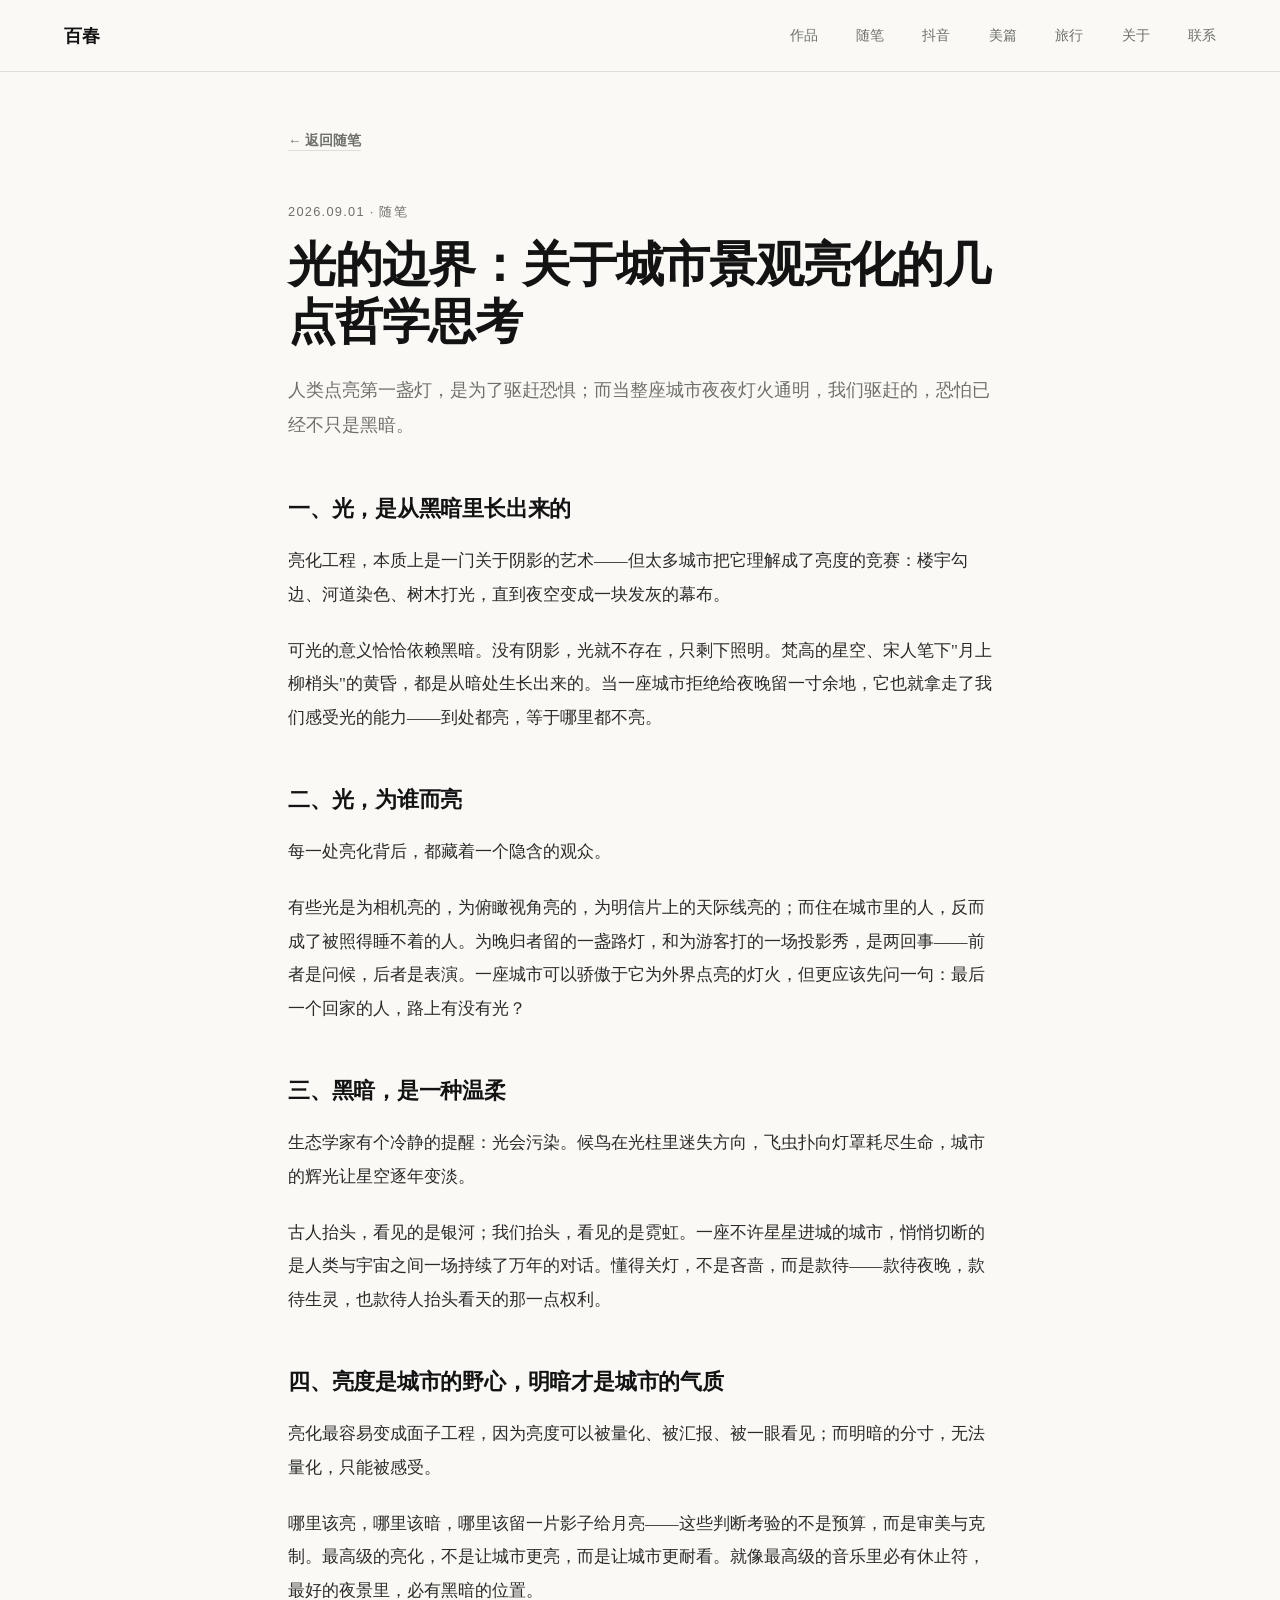
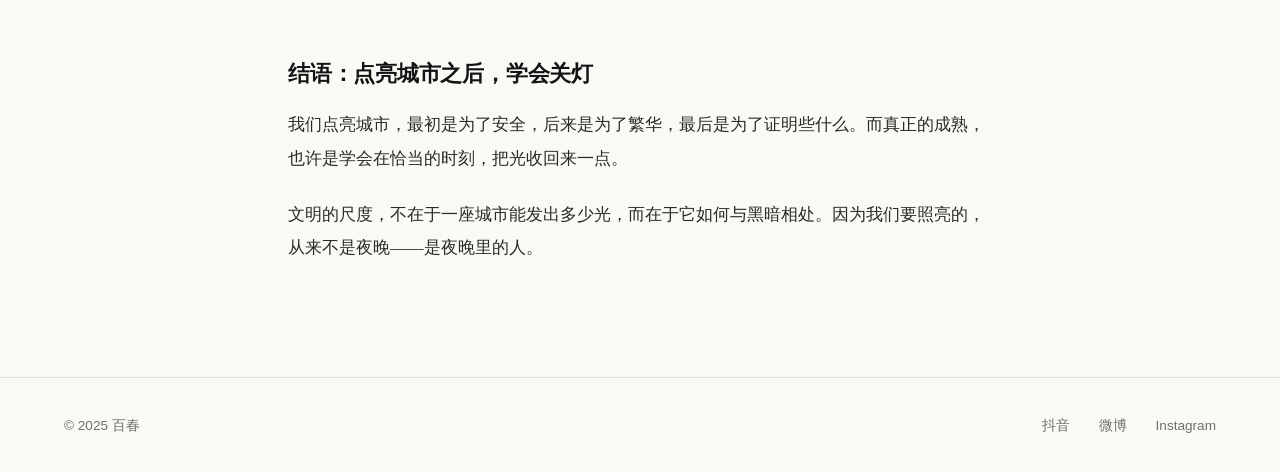
<file: light.html>
<!DOCTYPE html>
<html lang="zh-CN" data-theme="light">
<head>
  <meta charset="UTF-8" />
  <meta name="viewport" content="width=device-width, initial-scale=1.0" />
  <meta http-equiv="Cache-Control" content="no-cache, no-store, must-revalidate" />
  <meta http-equiv="Pragma" content="no-cache" />
  <meta http-equiv="Expires" content="0" />
  <title>光的边界：关于城市景观亮化的几点哲学思考 · 百春</title>
  <meta name="description" content="人类点亮第一盏灯，是为了驱赶恐惧；而当整座城市夜夜灯火通明，我们驱赶的，恐怕已经不只是黑暗。" />
  <link rel="stylesheet" href="style.css" />
</head>
<body>

  <header class="site-header">
    <a class="brand" href="index.html">百春</a>
    <nav class="site-nav" aria-label="主导航">
      <a href="index.html#works">作品</a>
      <a href="index.html#writing">随笔</a>
      <a href="https://v.douyin.com/FkoAkKcmvAw/" target="_blank" rel="noopener">抖音</a>
      <a href="index.html#meipian">美篇</a>
      <a href="index.html#travel">旅行</a>
      <a href="index.html#about">关于</a>
      <a href="index.html#contact">联系</a>
    </nav>
  </header>

  <main>
    <article class="essay">
      <header class="essay-head">
        <a class="essay-back" href="index.html#writing">← 返回随笔</a>
        <p class="essay-date">2026.09.01 · 随笔</p>
        <h1 class="essay-title">光的边界：关于城市景观亮化的几点哲学思考</h1>
        <p class="essay-lead">人类点亮第一盏灯，是为了驱赶恐惧；而当整座城市夜夜灯火通明，我们驱赶的，恐怕已经不只是黑暗。</p>
      </header>

      <div class="essay-body">
        <h2>一、光，是从黑暗里长出来的</h2>
        <p>亮化工程，本质上是一门关于阴影的艺术——但太多城市把它理解成了亮度的竞赛：楼宇勾边、河道染色、树木打光，直到夜空变成一块发灰的幕布。</p>
        <p>可光的意义恰恰依赖黑暗。没有阴影，光就不存在，只剩下照明。梵高的星空、宋人笔下"月上柳梢头"的黄昏，都是从暗处生长出来的。当一座城市拒绝给夜晚留一寸余地，它也就拿走了我们感受光的能力——到处都亮，等于哪里都不亮。</p>

        <h2>二、光，为谁而亮</h2>
        <p>每一处亮化背后，都藏着一个隐含的观众。</p>
        <p>有些光是为相机亮的，为俯瞰视角亮的，为明信片上的天际线亮的；而住在城市里的人，反而成了被照得睡不着的人。为晚归者留的一盏路灯，和为游客打的一场投影秀，是两回事——前者是问候，后者是表演。一座城市可以骄傲于它为外界点亮的灯火，但更应该先问一句：最后一个回家的人，路上有没有光？</p>

        <h2>三、黑暗，是一种温柔</h2>
        <p>生态学家有个冷静的提醒：光会污染。候鸟在光柱里迷失方向，飞虫扑向灯罩耗尽生命，城市的辉光让星空逐年变淡。</p>
        <p>古人抬头，看见的是银河；我们抬头，看见的是霓虹。一座不许星星进城的城市，悄悄切断的是人类与宇宙之间一场持续了万年的对话。懂得关灯，不是吝啬，而是款待——款待夜晚，款待生灵，也款待人抬头看天的那一点权利。</p>

        <h2>四、亮度是城市的野心，明暗才是城市的气质</h2>
        <p>亮化最容易变成面子工程，因为亮度可以被量化、被汇报、被一眼看见；而明暗的分寸，无法量化，只能被感受。</p>
        <p>哪里该亮，哪里该暗，哪里该留一片影子给月亮——这些判断考验的不是预算，而是审美与克制。最高级的亮化，不是让城市更亮，而是让城市更耐看。就像最高级的音乐里必有休止符，最好的夜景里，必有黑暗的位置。</p>

        <h2>结语：点亮城市之后，学会关灯</h2>
        <p>我们点亮城市，最初是为了安全，后来是为了繁华，最后是为了证明些什么。而真正的成熟，也许是学会在恰当的时刻，把光收回来一点。</p>
        <p>文明的尺度，不在于一座城市能发出多少光，而在于它如何与黑暗相处。因为我们要照亮的，从来不是夜晚——是夜晚里的人。</p>
      </div>
    </article>
  </main>

  <footer class="site-footer">
    <p>© 2025 百春</p>
    <div class="footer-links">
      <a href="https://v.douyin.com/FkoAkKcmvAw/" target="_blank" rel="noopener">抖音</a>
      <a href="#">微博</a>
      <a href="#">Instagram</a>
    </div>
  </footer>

  <script src="script.js"></script>
</body>
</html>
</file>
<file: style.css>
/* ============================================
   排版型粗体极简 · Typographic Bold Minimalism
   超大粗标题 + 大面积留白 + 单一红色强调 + 不对称分栏
   ============================================ */

:root {
  --bg: #faf9f6;
  --fg: #131313;
  --muted: #6f6f6c;
  --accent: #d64541;
  --line: rgba(19, 19, 19, 0.12);

  --font-sans: -apple-system, BlinkMacSystemFont, "PingFang SC", "Hiragino Sans GB",
    "Microsoft YaHei", "Helvetica Neue", Helvetica, Arial, sans-serif;
  --font-serif: "Songti SC", "STSong", "Noto Serif SC", "Source Han Serif SC", Georgia, serif;
}

* { box-sizing: border-box; margin: 0; padding: 0; }
html { scroll-behavior: smooth; }

body {
  font-family: var(--font-sans);
  background: var(--bg);
  color: var(--fg);
  line-height: 1.7;
  font-size: 16px;
  -webkit-font-smoothing: antialiased;
  overflow-x: hidden;
}
a { color: inherit; text-decoration: none; }

/* ---------- 导航 ---------- */
.site-header {
  position: sticky; top: 0; z-index: 50;
  height: 72px;
  display: flex; align-items: center; justify-content: space-between;
  padding: 0 5vw;
  background: color-mix(in srgb, var(--bg) 90%, transparent);
  backdrop-filter: blur(10px);
  border-bottom: 1px solid var(--line);
}
.brand { font-weight: 800; font-size: 1.15rem; letter-spacing: -0.01em; }
.site-nav { display: flex; gap: 2.4rem; }
.site-nav a { font-size: 0.9rem; font-weight: 500; color: var(--muted); transition: color .2s; }
.site-nav a:hover { color: var(--fg); }

main { padding: 0 5vw; }

/* ---------- Hero：不对称分栏 ---------- */
.hero {
  display: grid;
  grid-template-columns: 1.2fr 0.8fr;
  gap: 6vw;
  align-items: center;
  padding: 10vh 0 12vh;
}
.hero-eyebrow {
  font-size: 0.78rem; letter-spacing: 0.06em; color: var(--muted);
  margin-bottom: 2.4rem;
}
.hero-title {
  font-weight: 800;
  font-size: clamp(3rem, 9vw, 6.6rem);
  line-height: 1.06;
  letter-spacing: -0.035em;
  margin-bottom: 2.2rem;
}
.hero-title .accent { color: var(--accent); }
.hero-desc {
  font-family: var(--font-serif);
  font-size: 1.08rem; color: var(--muted);
  max-width: 30em; margin-bottom: 2.6rem;
  line-height: 1.9;
}
.hero-actions { display: flex; }

/* 右侧配图 */
.hero-figure { margin: 0; }
.hero-img {
  aspect-ratio: 4 / 5;
  width: 100%;
  height: 100%;
  object-fit: cover;
  border-radius: 4px;
  display: block;
}
.hero-figcap { font-size: 0.78rem; color: var(--muted); margin-top: 0.9rem; }

/* ---------- 通用区块 ---------- */
.section { padding: 9vh 0; border-top: 1px solid var(--line); }
.section-head {
  display: flex; align-items: baseline; justify-content: space-between;
  margin-bottom: 4rem;
}
.section-title { font-weight: 800; font-size: clamp(2rem, 5vw, 3.2rem); letter-spacing: -0.02em; }
.section-count { font-size: 0.8rem; color: var(--muted); letter-spacing: 0.14em; }

/* ---------- 作品：左右不对称分栏 ---------- */
.project {
  display: grid;
  grid-template-columns: 1fr 1fr;
  gap: 5vw;
  align-items: center;
  padding: 3.5rem 0;
  border-top: 1px solid var(--line);
}
.project:first-of-type { border-top: none; }

.project-info { }
.project-no { font-size: 0.8rem; color: var(--accent); letter-spacing: 0.1em; font-weight: 600; }
.project-title { font-weight: 800; font-size: clamp(1.5rem, 3.4vw, 2.2rem); letter-spacing: -0.02em; margin: 0.7rem 0 1rem; }
.project-desc { font-family: var(--font-serif); color: var(--muted); max-width: 30em; margin-bottom: 1.2rem; }
.project-meta { font-size: 0.8rem; color: var(--muted); letter-spacing: 0.06em; margin-bottom: 1.2rem; }
.project-link {
  font-weight: 700; font-size: 0.92rem;
  color: var(--fg);
  border-bottom: 2px solid var(--accent);
  padding-bottom: 2px;
  transition: color .2s;
}
.project-link:hover { color: var(--accent); }

.project-media {
  aspect-ratio: 4 / 3;
  border-radius: 4px;
  overflow: hidden;
  transition: transform .5s ease;
}
.project-media img {
  width: 100%;
  height: 100%;
  object-fit: cover;
  display: block;
}
.project:hover .project-media { transform: scale(1.02); }

/* 海报封面：横向 4:3，填充显示去掉留白 */
.project-media--poster {
  aspect-ratio: 4 / 3;
}
.project-media--poster img { object-fit: cover; }

/* 交错分栏 */
.project:nth-child(even) .project-info { order: 2; }
.project:nth-child(even) .project-media { order: 1; }

/* 上图下文作品条目 */
.project--stack {
  grid-template-columns: 1fr;
  gap: 2rem;
}
/* stack 条目按 DOM 顺序排列，不受奇偶交错 order 规则影响 */
.project--stack .project-info,
.project--stack .project-media { order: 0; }
.project--stack .project-media { aspect-ratio: 16 / 9; }
.project--stack .project-media--poster { aspect-ratio: 2 / 1; }

/* 纯文字作品条目（无题图，水平排列） */
.project--text {
  display: flex;
  align-items: baseline;
  gap: 1.6rem;
  grid-template-columns: none;
}
.project--text .project-no { flex: 0 0 auto; }
.project--text .project-title { flex: 1 1 auto; margin: 0; }
.project--text .project-meta { flex: 0 0 auto; margin: 0; }

/* ---------- 随笔列表 ---------- */
.writing-list { border-top: 1px solid var(--line); }
.writing {
  display: block;
  padding: 2.6rem 0;
  border-bottom: 1px solid var(--line);
  transition: padding-left .25s ease;
}
.writing-date { font-size: 0.8rem; color: var(--muted); letter-spacing: 0.06em; }
.writing-title {
  font-weight: 800; font-size: clamp(1.4rem, 3.4vw, 2rem);
  letter-spacing: -0.02em; margin: 0.6rem 0 0.5rem;
  transition: color .2s;
}
.writing-excerpt { font-family: var(--font-serif); color: var(--muted); max-width: 40em; }
.writing:hover { padding-left: 1rem; }
.writing:hover .writing-title { color: var(--accent); }

/* 带封面的美篇条目 */
.writing--cover {
  display: flex;
  align-items: center;
  gap: 1.6rem;
}
.writing-cover-img {
  flex: 0 0 auto;
  width: 96px;
  height: 96px;
  object-fit: cover;
  border-radius: 8px;
  display: block;
}
.writing-cover-body { min-width: 0; }
.writing--cover:hover { padding-left: 0.5rem; }

/* ---------- 关于 ---------- */
.about-row { display: grid; grid-template-columns: 1.1fr 0.9fr; gap: 6vw; align-items: start; }
.about-lead {
  font-weight: 800; font-size: clamp(1.6rem, 3.6vw, 2.4rem);
  line-height: 1.5; letter-spacing: -0.02em;
}
.about-body { font-family: var(--font-serif); color: var(--muted); line-height: 1.95; }

/* ---------- 联系 ---------- */
.contact-row {
  display: grid; grid-template-columns: 1fr 1fr;
  gap: 5vw; align-items: center; padding: 2rem 0 4rem;
}
.contact-title { font-weight: 800; font-size: clamp(2.4rem, 6vw, 4rem); line-height: 1.15; letter-spacing: -0.03em; }
.contact-mail { font-size: 1.3rem; font-weight: 700; }
.contact-links { display: flex; flex-direction: column; gap: 0.7rem; align-items: flex-start; }

/* ---------- 链接强调 ---------- */
.link-accent {
  font-weight: 700; font-size: 1rem;
  color: var(--fg);
  border-bottom: 2px solid var(--accent);
  padding-bottom: 2px;
  transition: color .2s, border-color .2s;
}
.link-accent:hover { color: var(--accent); }

/* ---------- 文章页（随笔详情） ---------- */
.essay { max-width: 44rem; margin: 0 auto; padding: 6vh 0 10vh; }
.essay-back { font-size: 0.85rem; font-weight: 600; color: var(--muted); border-bottom: 1px solid var(--line); padding-bottom: 2px; transition: color .2s; }
.essay-back:hover { color: var(--accent); }
.essay-date { font-size: 0.8rem; color: var(--muted); letter-spacing: 0.1em; margin-top: 3rem; }
.essay-title {
  font-weight: 800; font-size: clamp(1.9rem, 4.6vw, 3rem);
  line-height: 1.2; letter-spacing: -0.025em; margin: 0.8rem 0 1.4rem;
}
.essay-lead { font-family: var(--font-serif); font-size: 1.15rem; color: var(--muted); line-height: 1.9; }
.essay-cover { margin: 2.6rem 0; }
.essay-cover img { width: 100%; border-radius: 6px; display: block; }
.essay-body h2 {
  font-weight: 800; font-size: 1.35rem; letter-spacing: -0.01em;
  margin: 3rem 0 1rem;
}
.essay-body p { font-family: var(--font-serif); font-size: 1.05rem; line-height: 2; color: #2a2a28; margin-bottom: 1.4rem; }

/* ---------- 页脚 ---------- */
.site-footer {
  display: flex; justify-content: space-between; align-items: center;
  padding: 2.2rem 5vw; border-top: 1px solid var(--line);
  font-size: 0.85rem; color: var(--muted);
}
.footer-links { display: flex; gap: 1.8rem; }
.footer-links a { transition: color .2s; }
.footer-links a:hover { color: var(--accent); }

/* ---------- 淡入动画 ---------- */
.reveal { opacity: 0; transform: translateY(22px); transition: opacity .8s ease, transform .8s ease; }
.reveal.visible { opacity: 1; transform: translateY(0); }

/* ---------- 响应式 ---------- */
@media (max-width: 820px) {
  .hero { grid-template-columns: 1fr; gap: 3rem; padding: 7vh 0; }
  .hero-img { aspect-ratio: 16 / 10; }
  .project { grid-template-columns: 1fr; gap: 2rem; }
  .project:nth-child(even) .project-info { order: 0; }
  .project:nth-child(even) .project-media { order: 0; }
  .about-row { grid-template-columns: 1fr; gap: 2rem; }
  .contact-row { grid-template-columns: 1fr; gap: 2rem; }
  .site-nav { gap: 1.4rem; }
}

@media (prefers-reduced-motion: reduce) {
  html { scroll-behavior: auto; }
  .reveal { opacity: 1; transform: none; transition: none; }
  * { transition-duration: 0.01ms !important; }
}
</file>
